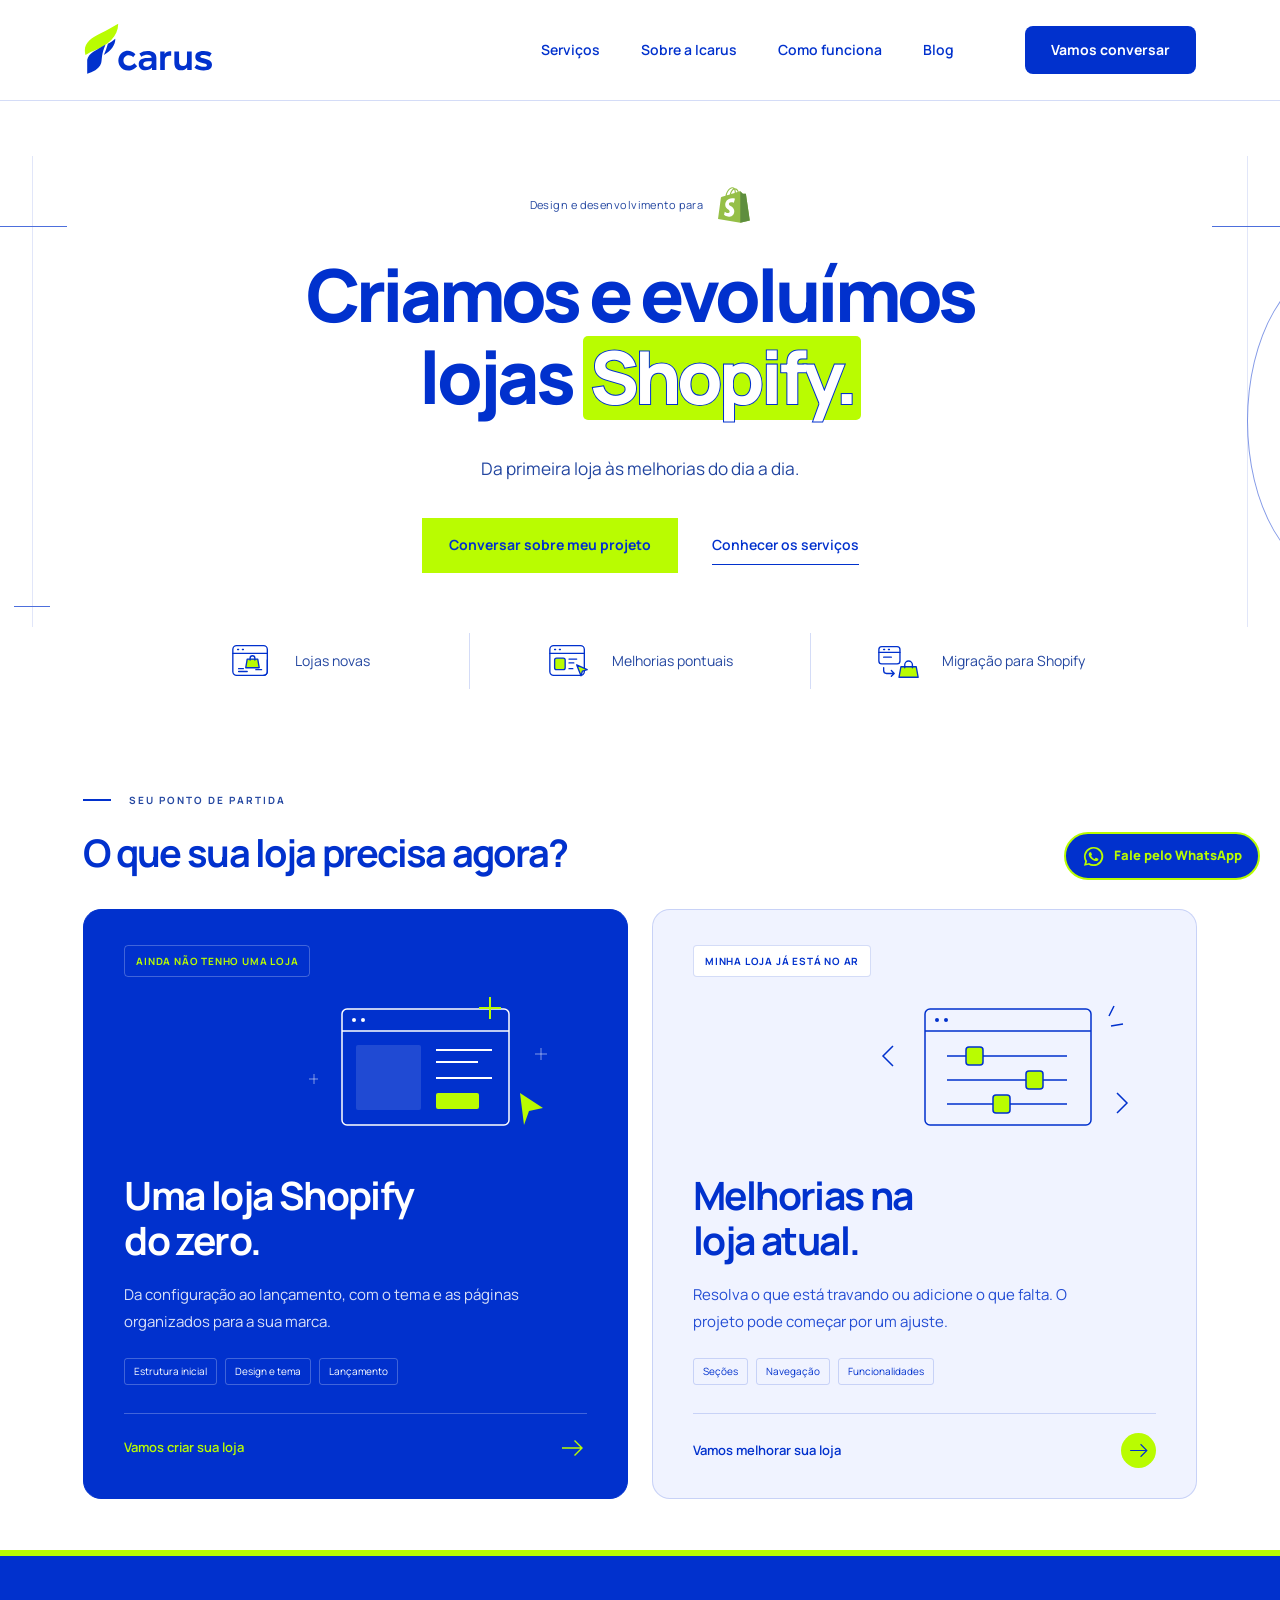
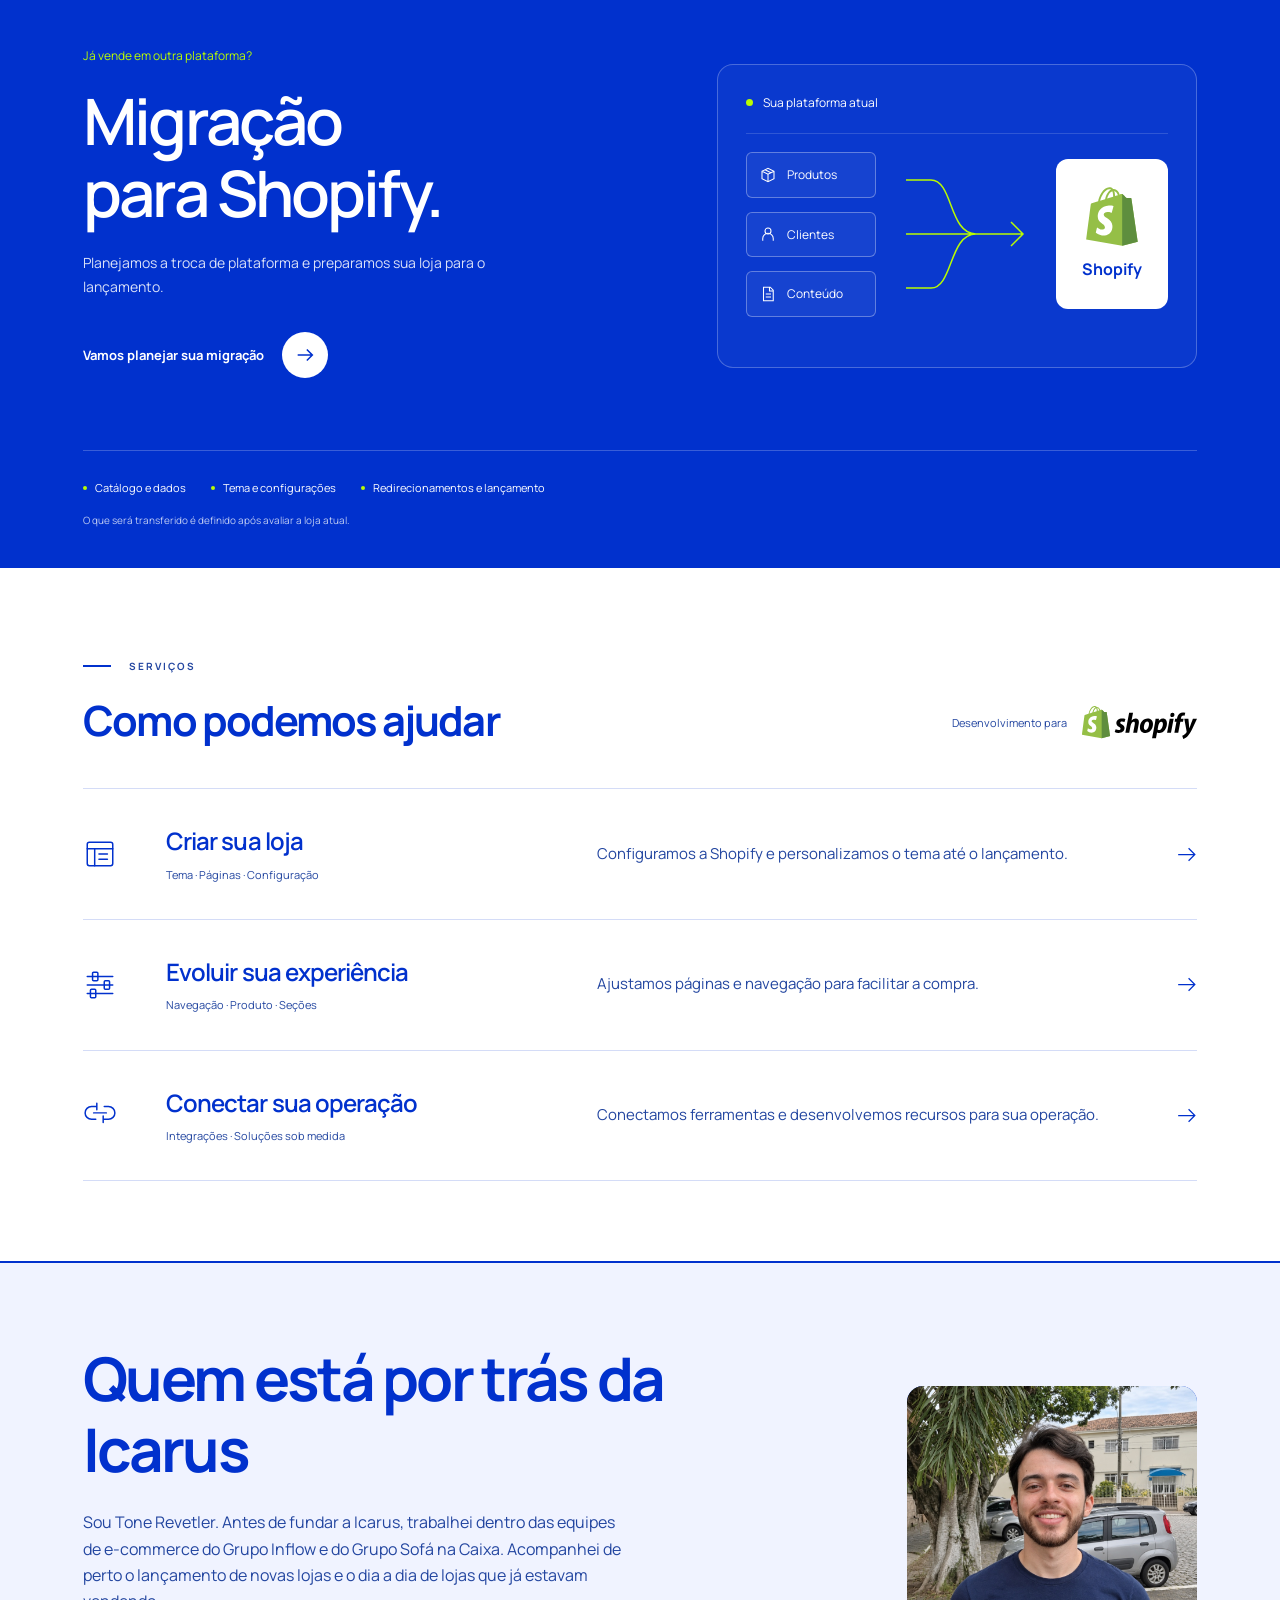
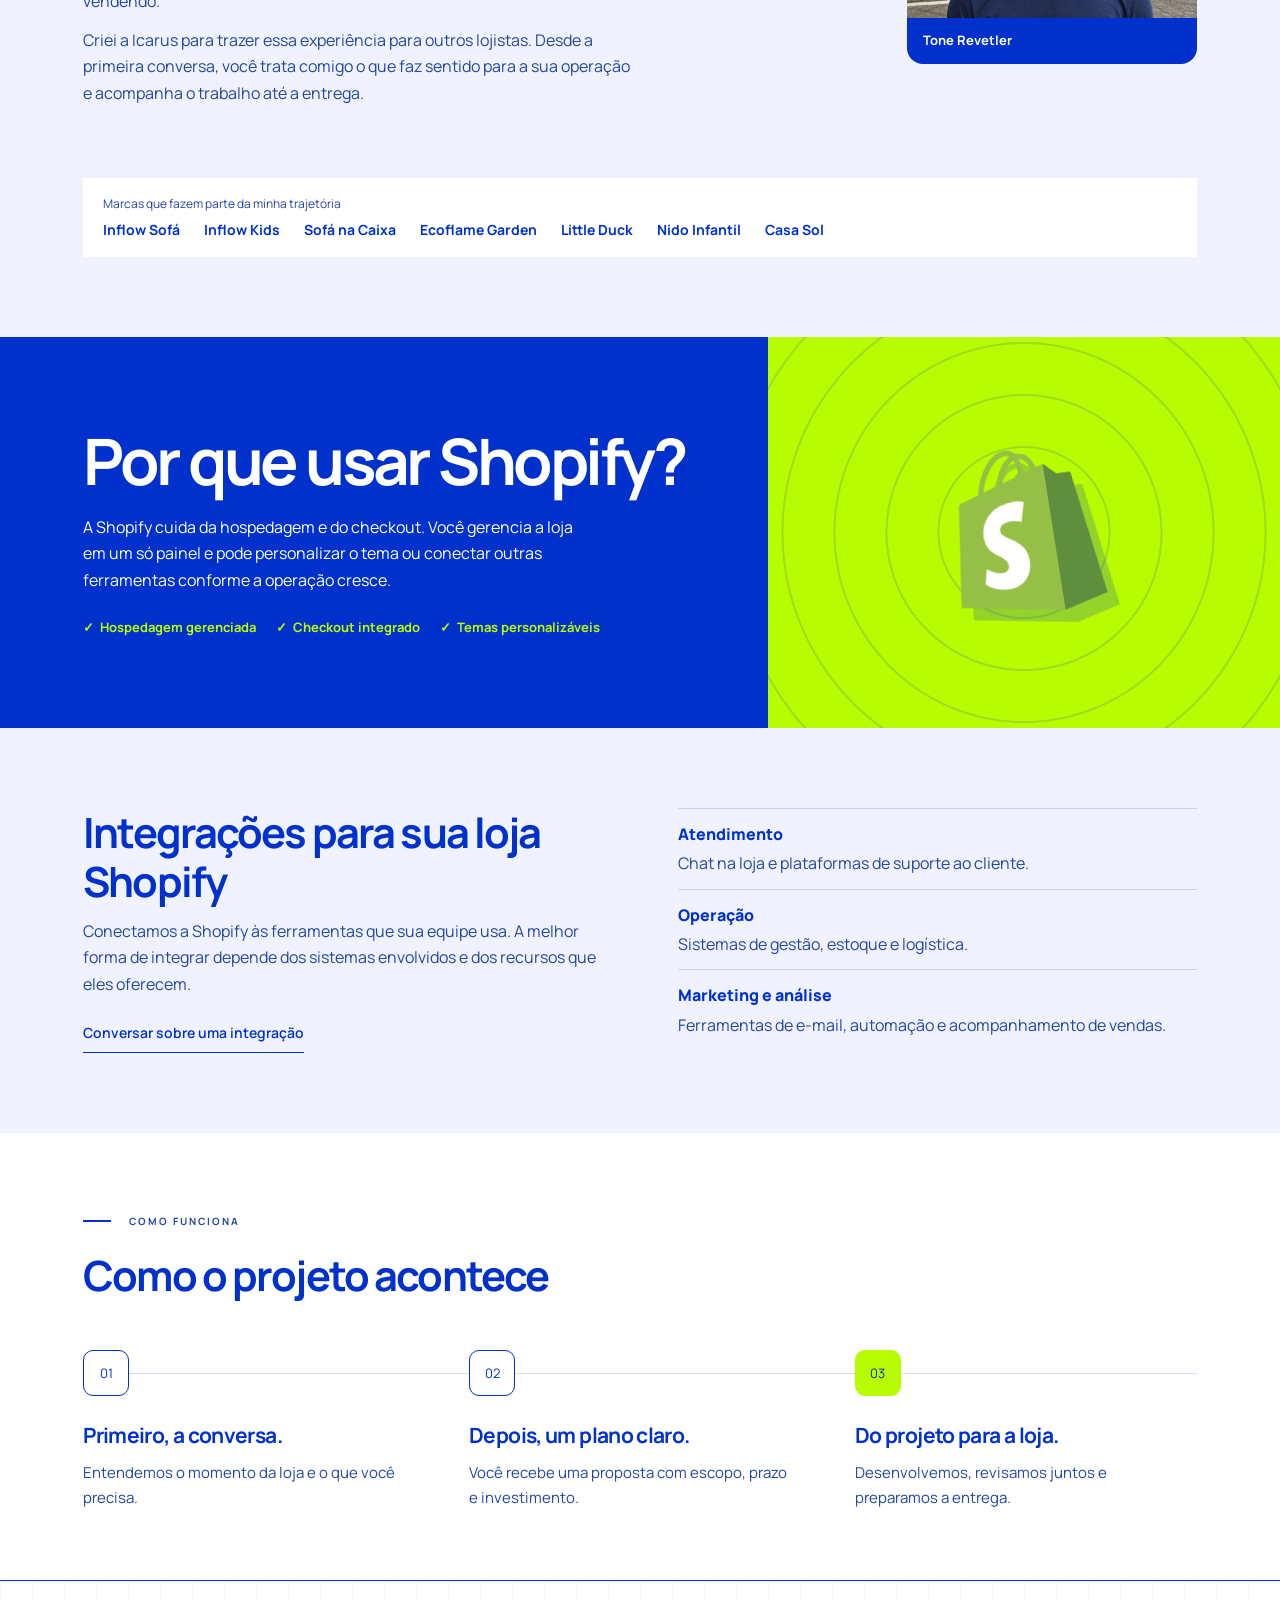
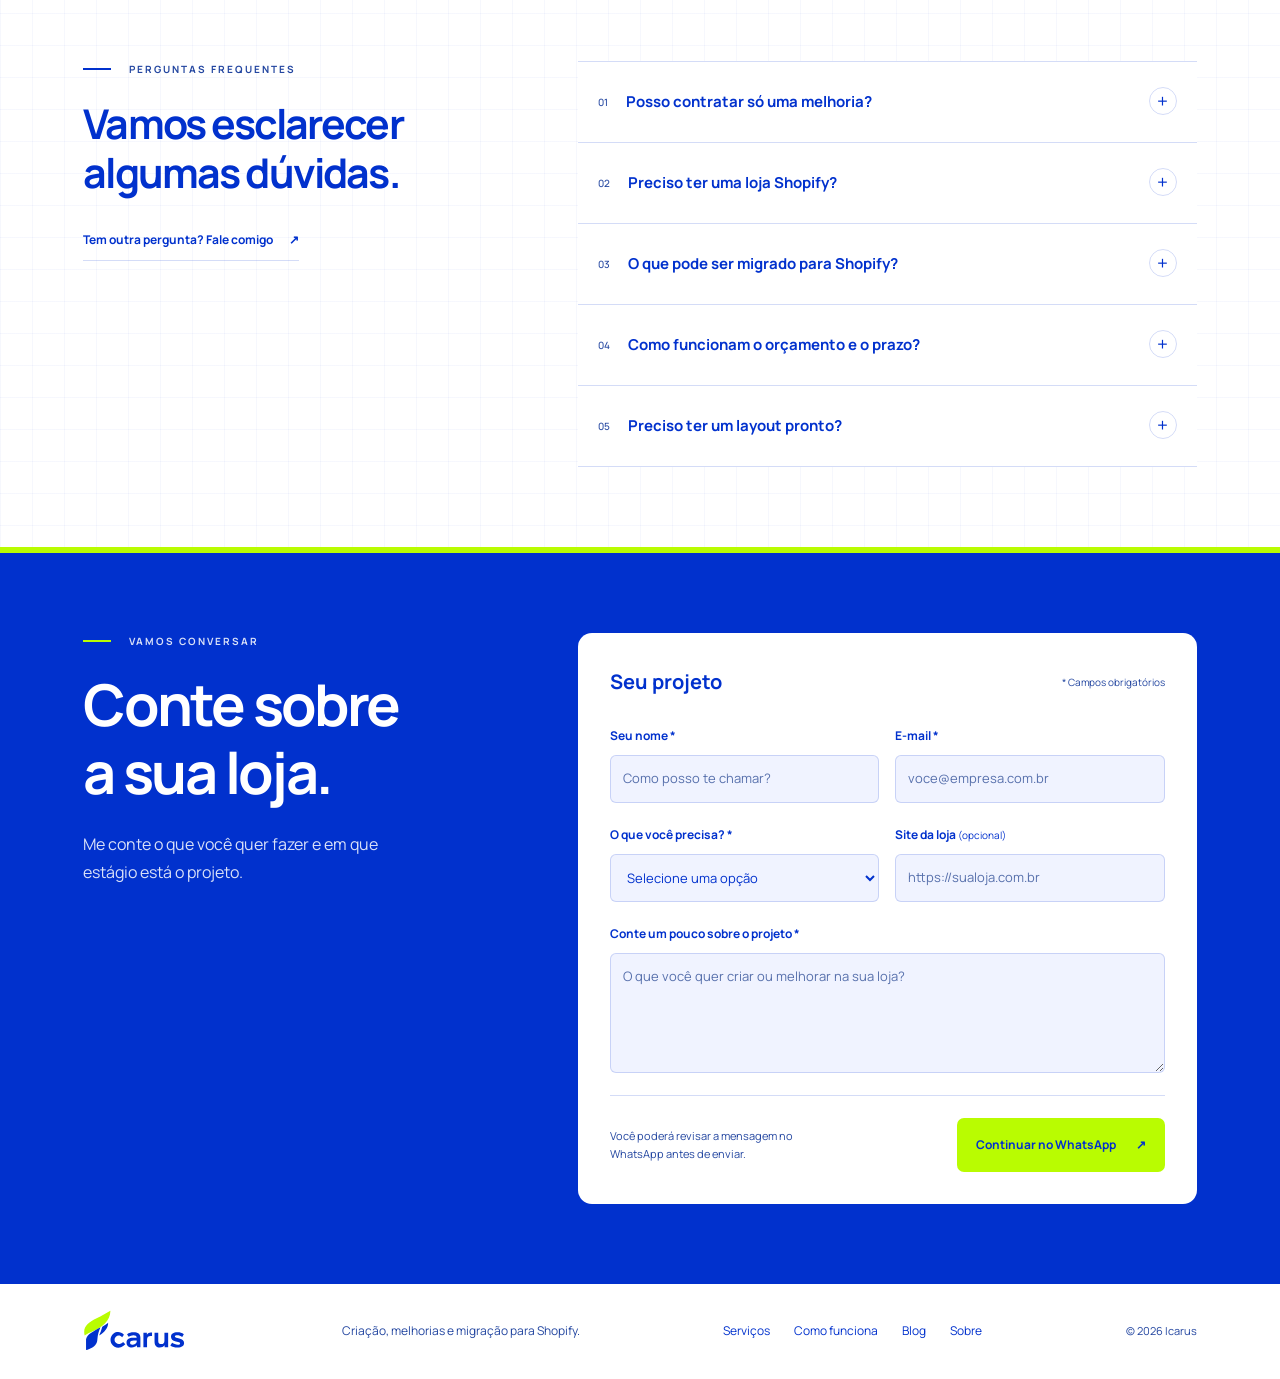
<file: index.html>
<!doctype html>
<html lang="pt-BR">
<head>
  <meta charset="utf-8">
  <meta name="viewport" content="width=device-width,initial-scale=1">
  <meta name="theme-color" content="#0131CD">
  <meta name="description" content="Criação e melhorias em lojas Shopify. Design e desenvolvimento com contato direto e entregas bem definidas.">
  <title>Icarus — Design e desenvolvimento Shopify</title>
  <link rel="icon" href="assets/favicon.svg?v=blue-lime-1" type="image/svg+xml">
  <link rel="preconnect" href="https://fonts.googleapis.com">
  <link rel="preconnect" href="https://fonts.gstatic.com" crossorigin>
  <link href="https://fonts.googleapis.com/css2?family=Manrope:wght@400;500;600;700;800&display=swap" rel="stylesheet">
  <link rel="stylesheet" href="styles.css?v=contact-outline">
  <script src="site.config.js?v=whatsapp-1" defer></script>
  <script src="app.js?v=blog-30" defer></script>
</head>
<body>
  <a class="skip-link" href="#conteudo">Pular para o conteúdo</a>
  <header class="site-header">
    <div class="container header-inner">
      <a class="brand" href="#inicio" aria-label="Icarus, início"><img src="assets/logo.svg?v=blue-lime-1" alt="Icarus" width="160" height="66"></a>
      <button class="menu-toggle" aria-expanded="false" aria-controls="navegacao"><span>Menu</span><span class="menu-icon" aria-hidden="true"></span></button>
      <nav id="navegacao" class="main-nav" aria-label="Navegação principal">
        <a href="#servicos">Serviços</a><a href="#sobre">Sobre a Icarus</a><a href="#processo">Como funciona</a><a href="/blog/">Blog</a>
        <a class="button button-dark header-contact" href="#contato">Vamos conversar</a>
      </nav>
    </div>
  </header>
  <main id="conteudo">
    <section class="hero" id="inicio" aria-labelledby="hero-title">
      <div class="hero-ornament hero-ornament-left" aria-hidden="true"><i></i></div>
      <div class="hero-ornament hero-ornament-right" aria-hidden="true"><i></i><b></b></div>
      <div class="container hero-content">
        <div class="platform-signature"><span>Design e desenvolvimento para</span><img src="assets/shopify-bag.svg" alt="Shopify" width="32" height="36"></div>
        <h1 id="hero-title">Criamos e evoluímos<br>lojas <span class="underline">Shopify.</span></h1>
        <p class="hero-description">Da primeira loja às melhorias do dia a dia.</p>
        <div class="hero-actions"><a class="button button-lime" href="#contato">Conversar sobre meu projeto</a><a class="text-link" href="#servicos">Conhecer os serviços</a></div>
        <ul class="capabilities" aria-label="Especialidades">
          <li>
            <svg viewBox="0 0 48 48" fill="none" aria-hidden="true">
              <rect x="4" y="8" width="36" height="31" rx="4"/>
              <path d="M4 16h36M9 12h1m4 0h1M10 32h5m-5 3h9m9-2h6"/>
              <path class="capability-highlight" d="M19 22h11l1.5 9h-14z"/>
              <path d="M22 23v-2a2.5 2.5 0 0 1 5 0v2"/>
              <path d="M40 23v12a4 4 0 0 1-4 4"/>
            </svg>
            <span>Lojas novas</span>
          </li>
          <li>
            <svg viewBox="0 0 48 48" fill="none" aria-hidden="true">
              <rect x="4" y="8" width="36" height="31" rx="4"/>
              <path d="M4 16h36M9 12h1m4 0h1M24 22h8m-8 4h5m-5 6h4"/>
              <rect class="capability-highlight" x="9" y="21" width="11" height="12" rx="2"/>
              <path class="capability-highlight" d="m32 28 11 5-5 1.5-1.5 5z"/>
            </svg>
            <span>Melhorias pontuais</span>
          </li>
          <li>
            <svg viewBox="0 0 48 48" fill="none" aria-hidden="true">
              <rect x="3" y="9" width="22" height="18" rx="3"/>
              <path d="M3 15h22M8 12h1m4 0h1m-6 8h8"/>
              <path class="capability-highlight" d="M26 30h16l2 11H24z"/>
              <path d="M30 31v-3a4 4 0 0 1 8 0v3M8 31v3a3 3 0 0 0 3 3h8m-3-3 3 3-3 3"/>
            </svg>
            <span>Migração para Shopify</span>
          </li>
        </ul>
      </div>
    </section>
    <section data-scroll-reveal class="project-paths" aria-labelledby="paths-title">
      <div class="container paths-heading"><p class="section-label">Seu ponto de partida</p><h2 class="section-title" id="paths-title">O que sua loja precisa agora?</h2></div>
      <div class="container paths-inner">
        <a href="#contato" data-scroll-reveal class="project-path path-new" data-project="nova-loja"><span class="path-label">Ainda não tenho uma loja</span><div class="path-graphic" aria-hidden="true"><svg viewBox="0 0 300 180" fill="none"><rect x="50" y="32" width="167" height="116" rx="5" stroke="currentColor" stroke-width="1.5"/><path d="M50 54h167" stroke="currentColor" stroke-width="1.5"/><circle cx="62" cy="43" r="2" fill="currentColor"/><circle cx="71" cy="43" r="2" fill="currentColor"/><rect x="64" y="68" width="65" height="65" rx="2" fill="currentColor" opacity=".12"/><path d="M144 73h56m-56 12h42m-42 16h56" stroke="currentColor" stroke-width="2"/><rect x="144" y="116" width="43" height="16" rx="2" fill="#B9FC01"/><path d="M198 42v-22m-11 11h22" stroke="#B9FC01" stroke-width="2"/><path d="m228 116 23 15-14 3-5 14-4-32Z" fill="#B9FC01"/><path d="M26 102h-9m5-5v10m221-30h12m-6-6v12" stroke="currentColor" opacity=".5"/></svg></div><h3>Uma loja Shopify<br>do zero.</h3><p>Da configuração ao lançamento, com o tema e as páginas organizados para a sua marca.</p><ul class="path-deliverables"><li>Estrutura inicial</li><li>Design e tema</li><li>Lançamento</li></ul><span class="path-action">Vamos criar sua loja <svg viewBox="0 0 24 24" aria-hidden="true"><path d="M4 12h16m-6-6 6 6-6 6"/></svg></span></a>
        <a href="#contato" data-scroll-reveal class="project-path path-improve" data-project="melhoria"><span class="path-label">Minha loja já está no ar</span><div class="path-graphic" aria-hidden="true"><svg viewBox="0 0 300 180" fill="none"><rect x="64" y="32" width="166" height="116" rx="5" stroke="currentColor" stroke-width="1.5"/><path d="M64 54h166M86 79h120M86 103h120M86 127h120" stroke="currentColor" stroke-width="1.5"/><circle cx="76" cy="43" r="2" fill="currentColor"/><circle cx="85" cy="43" r="2" fill="currentColor"/><rect x="105" y="70" width="17" height="18" rx="3" fill="#B9FC01" stroke="currentColor" stroke-width="1.5"/><rect x="165" y="94" width="17" height="18" rx="3" fill="#B9FC01" stroke="currentColor" stroke-width="1.5"/><rect x="132" y="118" width="17" height="18" rx="3" fill="#B9FC01" stroke="currentColor" stroke-width="1.5"/><path d="m32 69-10 10 10 10m224 27 10 10-10 10" stroke="currentColor" stroke-width="1.5"/><path d="m248 39 5-10m-3 20 12-2" stroke="currentColor" stroke-width="1.5"/></svg></div><h3>Melhorias na<br>loja atual.</h3><p>Resolva o que está travando ou adicione o que falta. O projeto pode começar por um ajuste.</p><ul class="path-deliverables"><li>Seções</li><li>Navegação</li><li>Funcionalidades</li></ul><span class="path-action">Vamos melhorar sua loja <svg viewBox="0 0 24 24" aria-hidden="true"><path d="M4 12h16m-6-6 6 6-6 6"/></svg></span></a>
      </div>
    </section>
    <section class="migration" id="migracao" aria-labelledby="migration-title">
      <div class="container">
        <div class="migration-panel">
          <div data-scroll-reveal class="migration-copy">
            <p class="migration-eyebrow">Já vende em outra plataforma?</p>
            <h2 id="migration-title">Migração<br>para Shopify.</h2>
            <p>Planejamos a troca de plataforma e preparamos sua loja para o lançamento.</p>
            <a href="#contato" data-project="migracao" class="migration-link">Vamos planejar sua migração <svg viewBox="0 0 24 24" fill="none" aria-hidden="true"><path d="M4 12h16m-6-6 6 6-6 6"/></svg></a>
          </div>
          <div data-scroll-reveal class="migration-visual" aria-label="Produtos, clientes e conteúdo da sua plataforma atual para Shopify">
            <span class="migration-source">Sua plataforma atual</span>
            <div class="migration-transfer"><div class="migration-data"><span><svg viewBox="0 0 24 24" fill="none" aria-hidden="true"><path d="m4 7 8-4 8 4v10l-8 4-8-4V7Zm0 0 8 4 8-4M12 11v10M8 5l8 4"/></svg>Produtos</span><span><svg viewBox="0 0 24 24" fill="none" aria-hidden="true"><circle cx="12" cy="8" r="4"/><path d="M5 21v-3a7 7 0 0 1 14 0v3"/></svg>Clientes</span><span><svg viewBox="0 0 24 24" fill="none" aria-hidden="true"><path d="M6 3h9l4 4v14H6V3Zm8 0v5h5M9 12h7m-7 4h7"/></svg>Conteúdo</span></div><svg class="migration-flow" viewBox="0 0 120 150" fill="none" aria-hidden="true"><path d="M0 21h25c22 0 18 54 45 54h47M0 75h117M0 129h25c22 0 18-54 45-54M105 63l12 12-12 12"/></svg><div class="migration-shopify"><img data-scroll-reveal src="assets/shopify-bag.svg" alt="" width="62" height="70" loading="lazy"><span>Shopify</span></div></div>
          </div>
          <div data-scroll-reveal class="migration-bottom"><span>Catálogo e dados</span><span>Tema e configurações</span><span>Redirecionamentos e lançamento</span><p>O que será transferido é definido após avaliar a loja atual.</p></div>
        </div>
      </div>
    </section>
    <section class="section services" id="servicos" aria-labelledby="services-title">
      <div class="container">
        <div data-scroll-reveal class="services-heading"><div><p class="section-label">Serviços</p><h2 class="section-title" id="services-title">Como podemos ajudar</h2></div><div class="services-platform"><span>Desenvolvimento para</span><img src="assets/shopify-logo.svg" alt="Shopify" width="120" height="35" loading="lazy"></div></div>
        <div class="service-list">
          <article data-scroll-reveal class="service-row"><span class="service-symbol" aria-hidden="true"><svg viewBox="0 0 32 32" fill="none"><rect x="4" y="5" width="24" height="22" rx="2"/><path d="M4 11h24M11 11v16M15 16h8m-8 5h8"/></svg></span><div class="service-name"><h3>Criar sua loja</h3><span>Tema · Páginas · Configuração</span></div><p>Configuramos a Shopify e personalizamos o tema até o lançamento.</p><a href="#contato" data-project="nova-loja" class="service-action" aria-label="Conversar sobre criação de loja"><svg viewBox="0 0 24 24" aria-hidden="true"><path d="M4 12h16m-6-6 6 6-6 6"/></svg></a></article>
          <article data-scroll-reveal class="service-row"><span class="service-symbol" aria-hidden="true"><svg viewBox="0 0 32 32" fill="none"><path d="M4 8h24M4 16h24M4 24h24"/><rect x="9" y="4" width="5" height="8" rx="1"/><rect x="20" y="12" width="5" height="8" rx="1"/><rect x="7" y="20" width="5" height="8" rx="1"/></svg></span><div class="service-name"><h3>Evoluir sua experiência</h3><span>Navegação · Produto · Seções</span></div><p>Ajustamos páginas e navegação para facilitar a compra.</p><a href="#contato" data-project="melhoria" class="service-action" aria-label="Conversar sobre melhorias na loja"><svg viewBox="0 0 24 24" aria-hidden="true"><path d="M4 12h16m-6-6 6 6-6 6"/></svg></a></article>
          <article data-scroll-reveal class="service-row"><span class="service-symbol" aria-hidden="true"><svg viewBox="0 0 32 32" fill="none"><path d="M12 8H8a6 6 0 0 0 0 12h4m8-12h4a6 6 0 0 1 0 12h-4M10 14h12M13 5v6m6 6v6"/></svg></span><div class="service-name"><h3>Conectar sua operação</h3><span>Integrações · Soluções sob medida</span></div><p>Conectamos ferramentas e desenvolvemos recursos para sua operação.</p><a href="#contato" data-project="integracao" class="service-action" aria-label="Conversar sobre integrações"><svg viewBox="0 0 24 24" aria-hidden="true"><path d="M4 12h16m-6-6 6 6-6 6"/></svg></a></article>
        </div>
      </div>
    </section>
    <section class="section studio" id="sobre" aria-labelledby="about-title">
      <div class="container">
        <div class="studio-intro">
          <div data-scroll-reveal class="studio-copy">
            <h2 class="section-title" id="about-title">Quem está por trás da Icarus</h2>
            <p>Sou Tone Revetler. Antes de fundar a Icarus, trabalhei dentro das equipes de e-commerce do Grupo Inflow e do Grupo Sofá na Caixa. Acompanhei de perto o lançamento de novas lojas e o dia a dia de lojas que já estavam vendendo.</p>
            <p>Criei a Icarus para trazer essa experiência para outros lojistas. Desde a primeira conversa, você trata comigo o que faz sentido para a sua operação e acompanha o trabalho até a entrega.</p>
          </div>
          <figure data-scroll-reveal class="studio-portrait">
            <img class="studio-photo" src="assets/tone-revetler.jpg" alt="Retrato de Tone Revetler" width="1000" height="803" loading="lazy">
            <figcaption><strong>Tone Revetler</strong></figcaption>
          </figure>
        </div>
        <div data-scroll-reveal class="studio-experience" id="projetos">
          <dl class="studio-brands">
            <dt>Marcas que fazem parte da minha trajetória</dt>
            <dd><span>Inflow Sofá</span><span>Inflow Kids</span><span>Sofá na Caixa</span><span>Ecoflame Garden</span><span>Little Duck</span><span>Nido Infantil</span><span>Casa Sol</span></dd>
          </dl>
        </div>
      </div>
    </section>
    <section class="platform-panel" id="shopify" aria-labelledby="platform-title">
      <div data-scroll-reveal class="platform-copy">
        <h2 id="platform-title">Por que usar Shopify?</h2>
        <p>A Shopify cuida da hospedagem e do checkout. Você gerencia a loja em um só painel e pode personalizar o tema ou conectar outras ferramentas conforme a operação cresce.</p>
        <ul class="platform-features">
          <li>Hospedagem gerenciada</li>
          <li>Checkout integrado</li>
          <li>Temas personalizáveis</li>
        </ul>
      </div>
      <div class="platform-art" aria-hidden="true">
        <img data-scroll-reveal src="assets/shopify-bag.svg" alt="" width="148" height="168" loading="lazy">
      </div>
    </section>
    <section class="section integration-section" id="integracoes" aria-labelledby="integration-title">
      <div class="container integration-layout">
        <div data-scroll-reveal>
          <h2 class="section-title" id="integration-title">Integrações para sua loja Shopify</h2>
          <p>Conectamos a Shopify às ferramentas que sua equipe usa. A melhor forma de integrar depende dos sistemas envolvidos e dos recursos que eles oferecem.</p>
          <a href="#contato" data-project="integracao" class="text-link">Conversar sobre uma integração</a>
        </div>
        <dl data-scroll-reveal class="integration-list">
          <div><dt>Atendimento</dt><dd>Chat na loja e plataformas de suporte ao cliente.</dd></div>
          <div><dt>Operação</dt><dd>Sistemas de gestão, estoque e logística.</dd></div>
          <div><dt>Marketing e análise</dt><dd>Ferramentas de e-mail, automação e acompanhamento de vendas.</dd></div>
        </dl>
      </div>
    </section>
    <section class="section process" id="processo" aria-labelledby="process-title">
      <div data-scroll-reveal class="container"><p class="section-label">Como funciona</p><h2 class="section-title" id="process-title">Como o projeto acontece</h2><ol class="process-steps"><li><h3>Primeiro, a conversa.</h3><p>Entendemos o momento da loja e o que você precisa.</p></li><li><h3>Depois, um plano claro.</h3><p>Você recebe uma proposta com escopo, prazo e investimento.</p></li><li><h3>Do projeto para a loja.</h3><p>Desenvolvemos, revisamos juntos e preparamos a entrega.</p></li></ol></div>
    </section>
    <section class="faq-section" aria-labelledby="faq-title">
      <div class="container faq-grid">
        <div data-scroll-reveal class="faq-intro"><p class="section-label">Perguntas frequentes</p><h2 class="section-title" id="faq-title">Vamos esclarecer<br>algumas dúvidas.</h2><a href="#contato" class="faq-contact">Tem outra pergunta? Fale comigo <span aria-hidden="true">↗</span></a></div>
        <div data-scroll-reveal class="faq-list">
          <details name="icarus-faq"><summary><span class="faq-number" aria-hidden="true">01</span>Posso contratar só uma melhoria?</summary><div class="faq-answer"><p>Sim. Podemos começar por uma seção, uma página de produto ou uma funcionalidade específica. O escopo é definido a partir do que sua loja precisa.</p></div></details>
          <details name="icarus-faq"><summary><span class="faq-number" aria-hidden="true">02</span>Preciso ter uma loja Shopify?</summary><div class="faq-answer"><p>Não. Criamos lojas do zero e também fazemos migrações de outras plataformas para Shopify.</p></div></details>
          <details name="icarus-faq"><summary><span class="faq-number" aria-hidden="true">03</span>O que pode ser migrado para Shopify?</summary><div class="faq-answer"><p>Avaliamos o catálogo, os clientes, os pedidos e os conteúdos da loja atual. O que pode ser transferido depende da plataforma de origem e dos dados disponíveis, e fica definido na proposta.</p></div></details>
          <details name="icarus-faq"><summary><span class="faq-number" aria-hidden="true">04</span>Como funcionam o orçamento e o prazo?</summary><div class="faq-answer"><p>Primeiro, conversamos sobre a loja e as entregas. Depois, você recebe uma proposta com escopo, prazo e investimento para avaliar antes de começarmos.</p></div></details>
          <details name="icarus-faq"><summary><span class="faq-number" aria-hidden="true">05</span>Preciso ter um layout pronto?</summary><div class="faq-answer"><p>Não. Podemos cuidar do design e do desenvolvimento ou trabalhar a partir de um layout que você já tenha. Alinhamos esse ponto na primeira conversa.</p></div></details>
        </div>
      </div>
    </section>
    <section class="contact section" id="contato" aria-labelledby="contact-title">
      <div class="container contact-grid">
        <div data-scroll-reveal class="contact-intro"><p class="section-label">Vamos conversar</p><h2 class="section-title" id="contact-title">Conte sobre<br>a sua loja.</h2><p>Me conte o que você quer fazer e em que estágio está o projeto.</p></div>
        <form data-scroll-reveal class="project-form" id="project-form">
          <div class="form-heading"><span>Seu projeto</span><span class="form-required">* Campos obrigatórios</span></div>
          <div class="form-row"><div class="form-field"><label for="contact-name">Seu nome *</label><input id="contact-name" name="name" autocomplete="name" required maxlength="100" placeholder="Como posso te chamar?"></div><div class="form-field"><label for="contact-email">E-mail *</label><input id="contact-email" name="email" type="email" autocomplete="email" required maxlength="200" placeholder="voce@empresa.com.br"></div></div>
          <div class="form-row"><div class="form-field"><label for="contact-project">O que você precisa? *</label><select id="contact-project" name="project" required><option value="">Selecione uma opção</option><option value="nova-loja">Criar uma loja Shopify</option><option value="melhoria">Melhorar minha loja</option><option value="migracao">Migrar para Shopify</option><option value="integracao">Integração ou funcionalidade</option><option value="outro">Quero conversar sobre outra ideia</option></select></div><div class="form-field"><label for="contact-store">Site da loja <span>(opcional)</span></label><input id="contact-store" name="store" type="url" autocomplete="url" placeholder="https://sualoja.com.br"></div></div>
          <div class="form-field"><label for="contact-message">Conte um pouco sobre o projeto *</label><textarea id="contact-message" name="message" rows="4" required maxlength="4000" placeholder="O que você quer criar ou melhorar na sua loja?"></textarea></div>
          <div class="form-submit"><p id="form-channel-note">O envio estará disponível em breve.</p><button class="button button-lime" id="project-submit" type="submit" disabled>Enviar projeto <span aria-hidden="true">↗</span></button></div>
          <p id="form-status" role="status" hidden></p>
        </form>
      </div>
    </section>
  </main>
  <footer class="site-footer"><div class="container footer-inner"><a class="brand" href="#inicio" aria-label="Icarus, voltar ao início"><img src="assets/logo.svg?v=blue-lime-1" alt="Icarus" width="140" height="58" loading="lazy"></a><p>Criação, melhorias e migração para Shopify.</p><nav aria-label="Navegação do rodapé"><a href="#servicos">Serviços</a><a href="#processo">Como funciona</a><a href="/blog/">Blog</a><a href="#sobre">Sobre</a></nav><small>© <span id="year">2026</span> Icarus</small></div></footer>
  <p class="floating-contact-note" id="floating-contact-note" role="status" hidden>O WhatsApp da Icarus estará disponível em breve.</p>
  <button type="button" class="floating-contact" id="floating-contact" aria-label="Falar com a Icarus pelo WhatsApp">
    <svg viewBox="0 0 24 24" width="23" height="23" fill="currentColor" aria-hidden="true">
      <path d="M12 2a10 10 0 0 0-8.65 15l-1.3 4.75 4.87-1.27A10 10 0 1 0 12 2Zm0 18.2a8.2 8.2 0 0 1-4.18-1.14l-.3-.18-2.93.77.78-2.85-.2-.3A8.2 8.2 0 1 1 12 20.2Zm4.56-6.08c-.25-.13-1.48-.73-1.7-.82-.24-.08-.4-.12-.57.13-.16.25-.64.82-.79.99-.14.16-.29.18-.54.06a6.73 6.73 0 0 1-1.99-1.23 7.45 7.45 0 0 1-1.37-1.72c-.14-.25 0-.38.11-.5l.38-.44c.13-.15.17-.25.25-.42.08-.16.04-.31-.02-.44-.06-.12-.56-1.35-.77-1.84-.2-.48-.4-.42-.56-.43h-.48c-.16 0-.43.06-.66.31-.23.25-.87.85-.87 2.07 0 1.23.89 2.4 1.02 2.57.12.17 1.75 2.67 4.24 3.74.59.25 1.05.4 1.41.52.6.19 1.14.16 1.57.1.48-.07 1.48-.61 1.69-1.19.2-.58.2-1.07.14-1.18-.06-.1-.23-.16-.48-.28Z"/>
    </svg>
    <span>Fale pelo WhatsApp</span>
  </button>
</body>
</html>
</file>
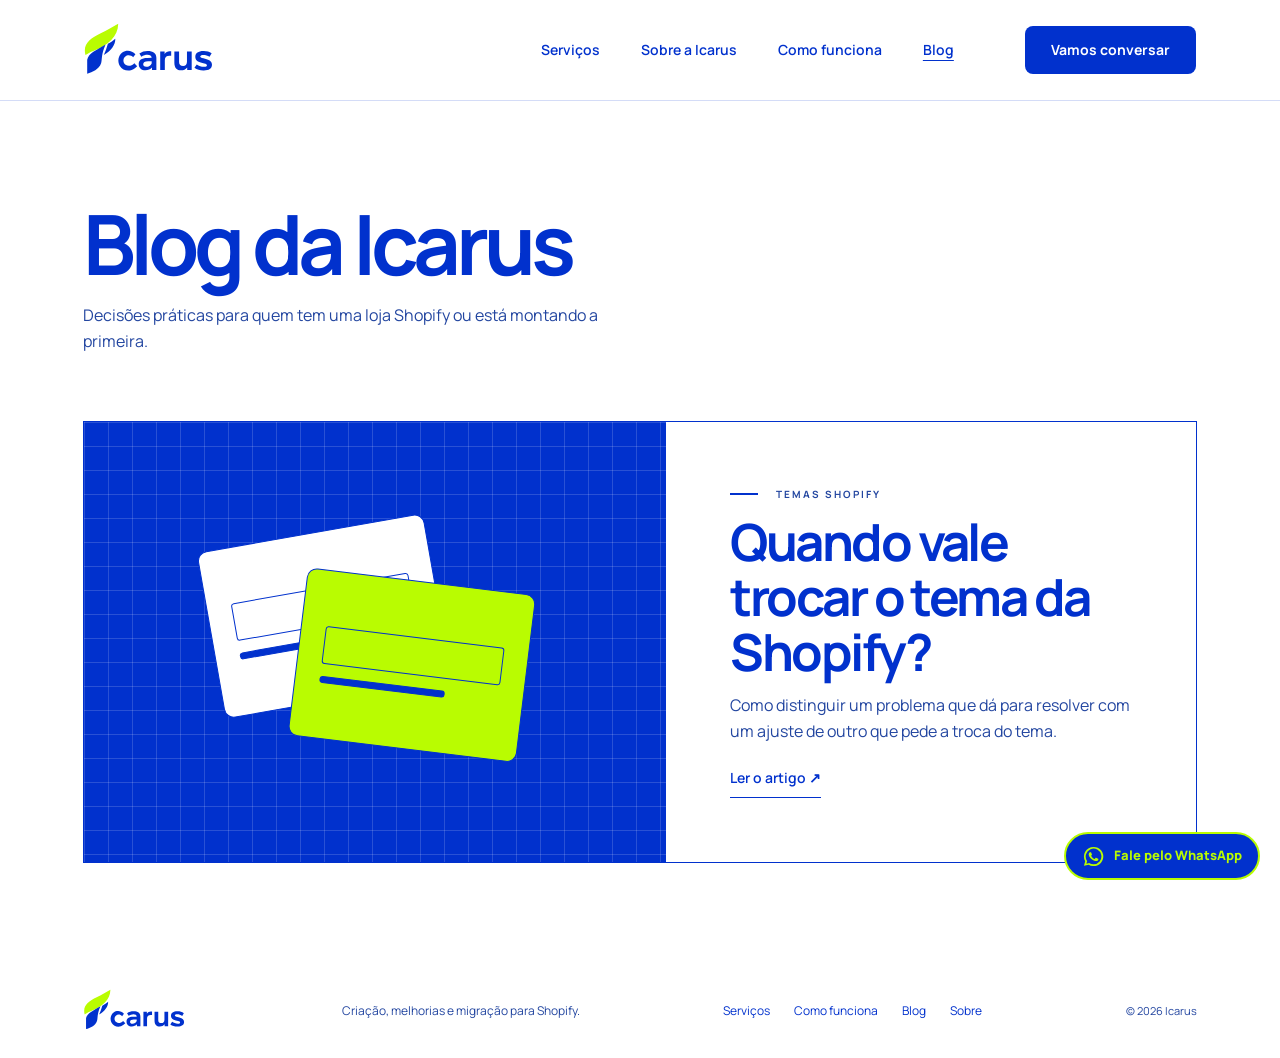
<file: blog/index.html>
<!doctype html>
<html lang="pt-BR">
<head>
  <meta charset="utf-8">
  <meta name="viewport" content="width=device-width,initial-scale=1">
  <meta name="theme-color" content="#0131CD">
  <meta name="description" content="Artigos da Icarus sobre criação, migração e melhorias em lojas Shopify.">
  <title>Blog Shopify | Icarus</title>
  <link rel="icon" href="/assets/favicon.svg?v=blue-lime-1" type="image/svg+xml">
  <link rel="preconnect" href="https://fonts.googleapis.com">
  <link rel="preconnect" href="https://fonts.gstatic.com" crossorigin>
  <link href="https://fonts.googleapis.com/css2?family=Manrope:wght@400;500;600;700;800&display=swap" rel="stylesheet">
  <link rel="stylesheet" href="/styles.css?v=contact-outline">
  <script src="/site.config.js?v=whatsapp-1" defer></script>
  <script src="/app.js?v=blog-30" defer></script>
</head>
<body>
  <a class="skip-link" href="#conteudo">Pular para o conteúdo</a>
  <header class="site-header">
    <div class="container header-inner">
      <a class="brand" href="/#inicio" aria-label="Icarus, início"><img src="/assets/logo.svg?v=blue-lime-1" alt="Icarus" width="160" height="66"></a>
      <button class="menu-toggle" aria-expanded="false" aria-controls="navegacao"><span>Menu</span><span class="menu-icon" aria-hidden="true"></span></button>
      <nav id="navegacao" class="main-nav" aria-label="Navegação principal">
        <a href="/#servicos">Serviços</a><a href="/#sobre">Sobre a Icarus</a><a href="/#processo">Como funciona</a><a class="blog-nav-current" aria-current="page" href="/blog/">Blog</a>
        <a class="button button-dark header-contact" href="/#contato">Vamos conversar</a>
      </nav>
    </div>
  </header>
  <main id="conteudo" class="blog-index">
    <div class="container">
      <h1>Blog da Icarus</h1>
      <p class="blog-intro">Decisões práticas para quem tem uma loja Shopify ou está montando a primeira.</p>
      <article class="blog-feature">
        <div class="blog-art" aria-hidden="true">
          <div class="blog-window blog-window-back"><i></i><b></b></div>
          <div class="blog-window blog-window-front"><i></i><b></b></div>
        </div>
        <div class="blog-feature-copy">
          <p class="section-label">Temas Shopify</p>
          <h2><a href="/blog/ajustar-ou-trocar-tema-shopify/">Quando vale trocar o tema da Shopify?</a></h2>
          <p>Como distinguir um problema que dá para resolver com um ajuste de outro que pede a troca do tema.</p>
          <a class="text-link" href="/blog/ajustar-ou-trocar-tema-shopify/">Ler o artigo <span aria-hidden="true">↗</span></a>
        </div>
      </article>
    </div>
  </main>
  <footer class="site-footer"><div class="container footer-inner"><a class="brand" href="/#inicio" aria-label="Icarus, voltar ao início"><img src="/assets/logo.svg?v=blue-lime-1" alt="Icarus" width="140" height="58" loading="lazy"></a><p>Criação, melhorias e migração para Shopify.</p><nav aria-label="Navegação do rodapé"><a href="/#servicos">Serviços</a><a href="/#processo">Como funciona</a><a href="/blog/">Blog</a><a href="/#sobre">Sobre</a></nav><small>© <span id="year">2026</span> Icarus</small></div></footer>
  <p class="floating-contact-note" id="floating-contact-note" role="status" hidden>O WhatsApp da Icarus estará disponível em breve.</p>
  <button type="button" class="floating-contact" id="floating-contact" aria-label="Falar com a Icarus pelo WhatsApp">
    <svg viewBox="0 0 24 24" width="23" height="23" fill="currentColor" aria-hidden="true">
      <path d="M12 2a10 10 0 0 0-8.65 15l-1.3 4.75 4.87-1.27A10 10 0 1 0 12 2Zm0 18.2a8.2 8.2 0 0 1-4.18-1.14l-.3-.18-2.93.77.78-2.85-.2-.3A8.2 8.2 0 1 1 12 20.2Zm4.56-6.08c-.25-.13-1.48-.73-1.7-.82-.24-.08-.4-.12-.57.13-.16.25-.64.82-.79.99-.14.16-.29.18-.54.06a6.73 6.73 0 0 1-1.99-1.23 7.45 7.45 0 0 1-1.37-1.72c-.14-.25 0-.38.11-.5l.38-.44c.13-.15.17-.25.25-.42.08-.16.04-.31-.02-.44-.06-.12-.56-1.35-.77-1.84-.2-.48-.4-.42-.56-.43h-.48c-.16 0-.43.06-.66.31-.23.25-.87.85-.87 2.07 0 1.23.89 2.4 1.02 2.57.12.17 1.75 2.67 4.24 3.74.59.25 1.05.4 1.41.52.6.19 1.14.16 1.57.1.48-.07 1.48-.61 1.69-1.19.2-.58.2-1.07.14-1.18-.06-.1-.23-.16-.48-.28Z"/>
    </svg>
    <span>Fale pelo WhatsApp</span>
  </button>
</body>
</html>
</file>
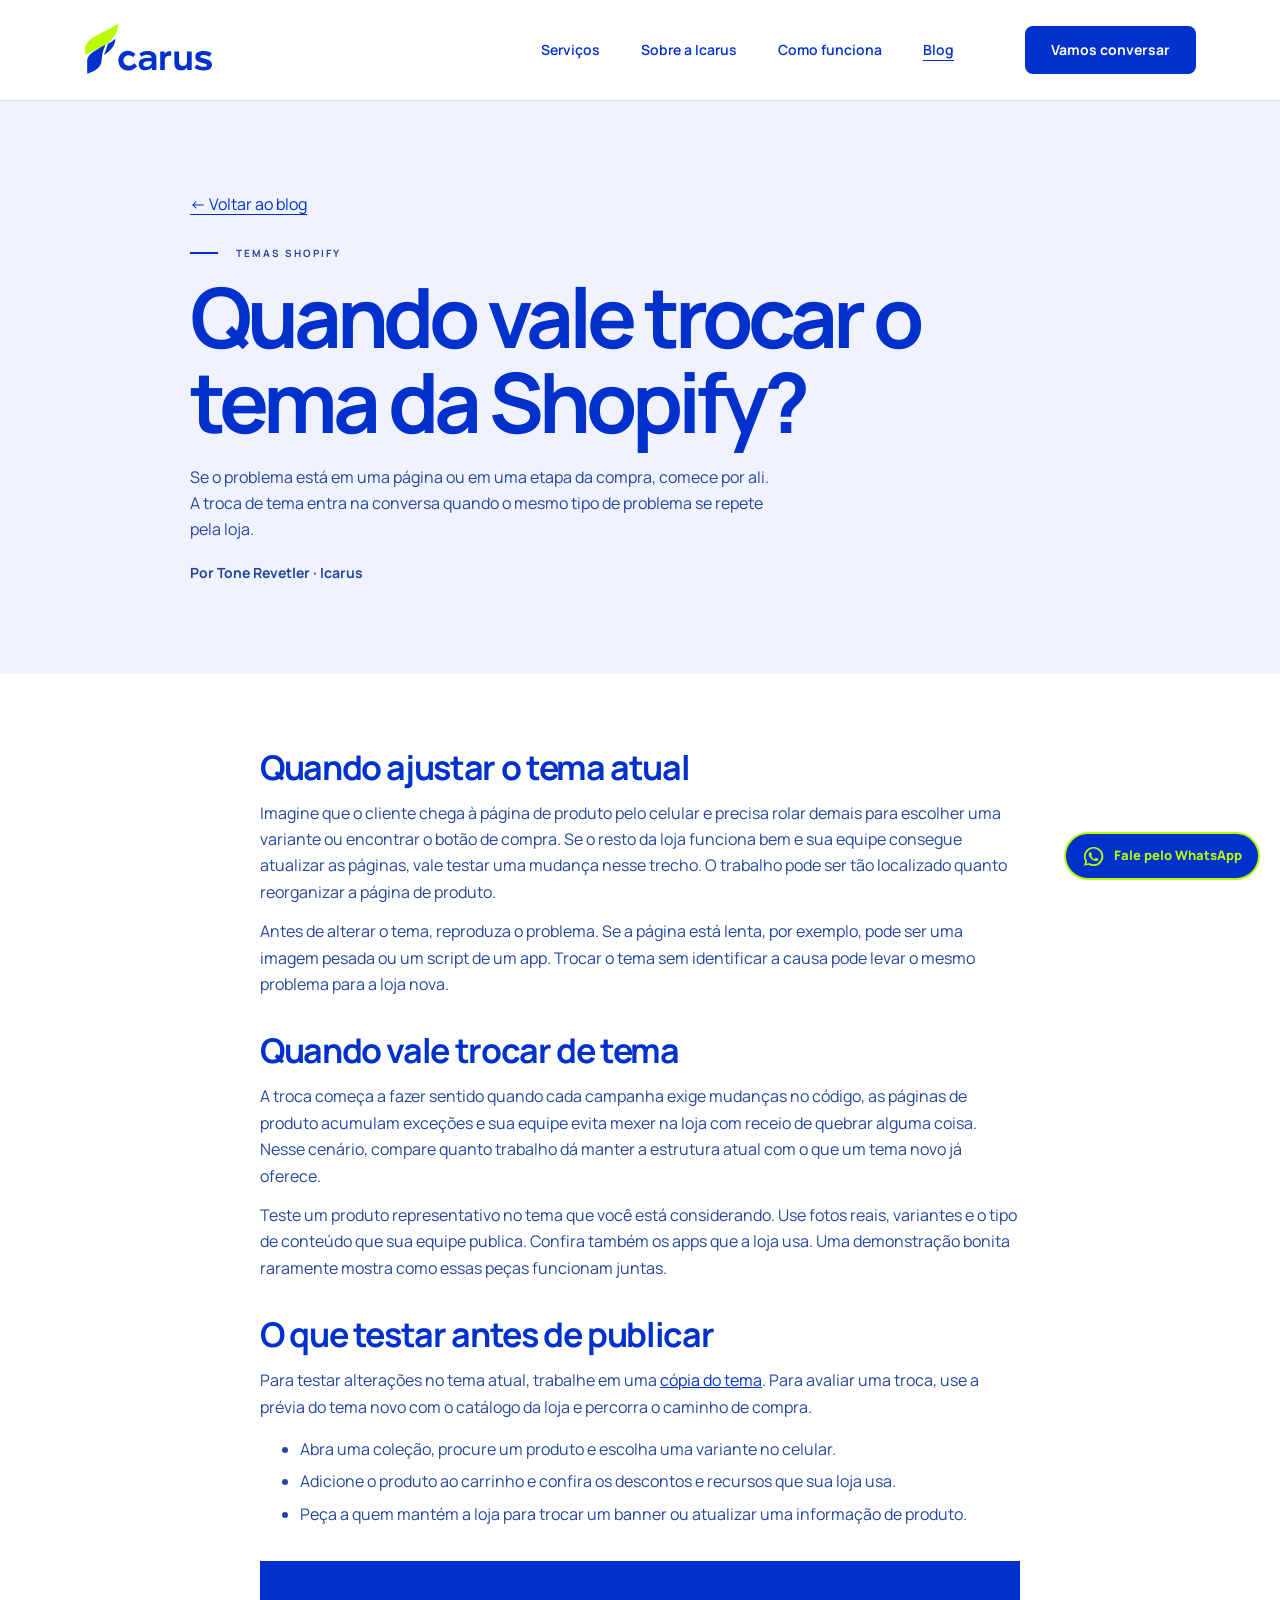
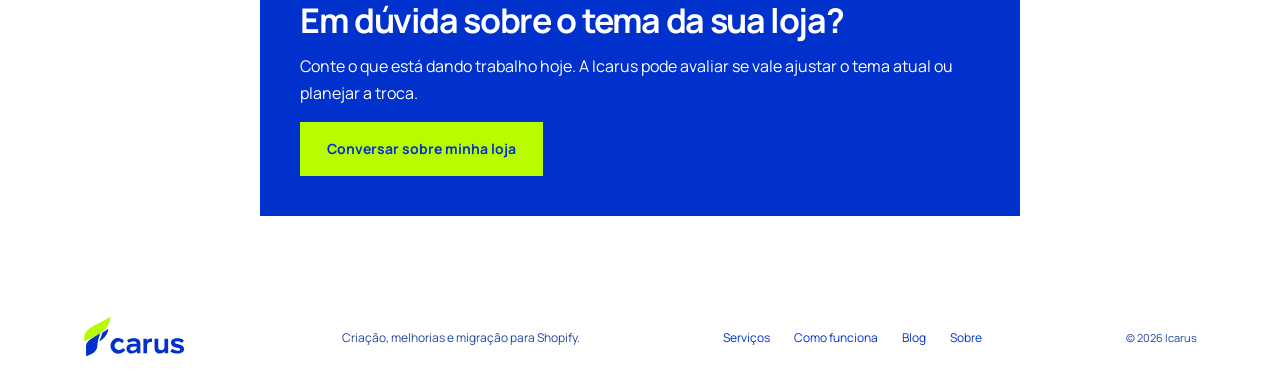
<file: blog/ajustar-ou-trocar-tema-shopify/index.html>
<!doctype html>
<html lang="pt-BR">
<head>
  <meta charset="utf-8">
  <meta name="viewport" content="width=device-width,initial-scale=1">
  <meta name="theme-color" content="#0131CD">
  <meta name="description" content="Saiba quando ajustar o tema atual da Shopify e quando vale trocar, com exemplos e um checklist para testar a mudança.">
  <title>Quando vale trocar o tema da Shopify? | Icarus</title>
  <link rel="icon" href="/assets/favicon.svg?v=blue-lime-1" type="image/svg+xml">
  <link rel="preconnect" href="https://fonts.googleapis.com">
  <link rel="preconnect" href="https://fonts.gstatic.com" crossorigin>
  <link href="https://fonts.googleapis.com/css2?family=Manrope:wght@400;500;600;700;800&display=swap" rel="stylesheet">
  <link rel="stylesheet" href="/styles.css?v=contact-outline">
  <script src="/site.config.js?v=whatsapp-1" defer></script>
  <script src="/app.js?v=blog-30" defer></script>
</head>
<body>
  <a class="skip-link" href="#conteudo">Pular para o conteúdo</a>
  <header class="site-header">
    <div class="container header-inner">
      <a class="brand" href="/#inicio" aria-label="Icarus, início"><img src="/assets/logo.svg?v=blue-lime-1" alt="Icarus" width="160" height="66"></a>
      <button class="menu-toggle" aria-expanded="false" aria-controls="navegacao"><span>Menu</span><span class="menu-icon" aria-hidden="true"></span></button>
      <nav id="navegacao" class="main-nav" aria-label="Navegação principal">
        <a href="/#servicos">Serviços</a><a href="/#sobre">Sobre a Icarus</a><a href="/#processo">Como funciona</a><a class="blog-nav-current" href="/blog/">Blog</a>
        <a class="button button-dark header-contact" href="/#contato">Vamos conversar</a>
      </nav>
    </div>
  </header>
  <main id="conteudo">
    <article class="blog-post">
      <header class="blog-post-header">
        <div class="container">
          <a class="blog-back" href="/blog/">← Voltar ao blog</a>
          <p class="section-label">Temas Shopify</p>
          <h1>Quando vale trocar o tema da Shopify?</h1>
          <p>Se o problema está em uma página ou em uma etapa da compra, comece por ali. A troca de tema entra na conversa quando o mesmo tipo de problema se repete pela loja.</p>
          <p class="blog-byline">Por Tone Revetler · Icarus</p>
        </div>
      </header>
      <div class="container blog-post-body">
        <h2>Quando ajustar o tema atual</h2>
        <p>Imagine que o cliente chega à página de produto pelo celular e precisa rolar demais para escolher uma variante ou encontrar o botão de compra. Se o resto da loja funciona bem e sua equipe consegue atualizar as páginas, vale testar uma mudança nesse trecho. O trabalho pode ser tão localizado quanto reorganizar a página de produto.</p>
        <p>Antes de alterar o tema, reproduza o problema. Se a página está lenta, por exemplo, pode ser uma imagem pesada ou um script de um app. Trocar o tema sem identificar a causa pode levar o mesmo problema para a loja nova.</p>
        <h2>Quando vale trocar de tema</h2>
        <p>A troca começa a fazer sentido quando cada campanha exige mudanças no código, as páginas de produto acumulam exceções e sua equipe evita mexer na loja com receio de quebrar alguma coisa. Nesse cenário, compare quanto trabalho dá manter a estrutura atual com o que um tema novo já oferece.</p>
        <p>Teste um produto representativo no tema que você está considerando. Use fotos reais, variantes e o tipo de conteúdo que sua equipe publica. Confira também os apps que a loja usa. Uma demonstração bonita raramente mostra como essas peças funcionam juntas.</p>
        <h2>O que testar antes de publicar</h2>
        <p>Para testar alterações no tema atual, trabalhe em uma <a href="https://help.shopify.com/pt-BR/manual/online-store/themes/managing-themes/duplicating-themes">cópia do tema</a>. Para avaliar uma troca, use a prévia do tema novo com o catálogo da loja e percorra o caminho de compra.</p>
        <ul>
          <li>Abra uma coleção, procure um produto e escolha uma variante no celular.</li>
          <li>Adicione o produto ao carrinho e confira os descontos e recursos que sua loja usa.</li>
          <li>Peça a quem mantém a loja para trocar um banner ou atualizar uma informação de produto.</li>
        </ul>
        <aside class="blog-contact">
          <h2>Em dúvida sobre o tema da sua loja?</h2>
          <p>Conte o que está dando trabalho hoje. A Icarus pode avaliar se vale ajustar o tema atual ou planejar a troca.</p>
          <a class="button button-lime" href="/#contato">Conversar sobre minha loja</a>
        </aside>
      </div>
    </article>
  </main>
  <footer class="site-footer"><div class="container footer-inner"><a class="brand" href="/#inicio" aria-label="Icarus, voltar ao início"><img src="/assets/logo.svg?v=blue-lime-1" alt="Icarus" width="140" height="58" loading="lazy"></a><p>Criação, melhorias e migração para Shopify.</p><nav aria-label="Navegação do rodapé"><a href="/#servicos">Serviços</a><a href="/#processo">Como funciona</a><a href="/blog/">Blog</a><a href="/#sobre">Sobre</a></nav><small>© <span id="year">2026</span> Icarus</small></div></footer>
  <p class="floating-contact-note" id="floating-contact-note" role="status" hidden>O WhatsApp da Icarus estará disponível em breve.</p>
  <button type="button" class="floating-contact" id="floating-contact" aria-label="Falar com a Icarus pelo WhatsApp">
    <svg viewBox="0 0 24 24" width="23" height="23" fill="currentColor" aria-hidden="true">
      <path d="M12 2a10 10 0 0 0-8.65 15l-1.3 4.75 4.87-1.27A10 10 0 1 0 12 2Zm0 18.2a8.2 8.2 0 0 1-4.18-1.14l-.3-.18-2.93.77.78-2.85-.2-.3A8.2 8.2 0 1 1 12 20.2Zm4.56-6.08c-.25-.13-1.48-.73-1.7-.82-.24-.08-.4-.12-.57.13-.16.25-.64.82-.79.99-.14.16-.29.18-.54.06a6.73 6.73 0 0 1-1.99-1.23 7.45 7.45 0 0 1-1.37-1.72c-.14-.25 0-.38.11-.5l.38-.44c.13-.15.17-.25.25-.42.08-.16.04-.31-.02-.44-.06-.12-.56-1.35-.77-1.84-.2-.48-.4-.42-.56-.43h-.48c-.16 0-.43.06-.66.31-.23.25-.87.85-.87 2.07 0 1.23.89 2.4 1.02 2.57.12.17 1.75 2.67 4.24 3.74.59.25 1.05.4 1.41.52.6.19 1.14.16 1.57.1.48-.07 1.48-.61 1.69-1.19.2-.58.2-1.07.14-1.18-.06-.1-.23-.16-.48-.28Z"/>
    </svg>
    <span>Fale pelo WhatsApp</span>
  </button>
</body>
</html>
</file>
<file: styles.css>
@charset "UTF-8";
:root{--blue:#0131CD;--lime:#B9FC01;--white:#FFFFFF;--blue-soft:#F0F3FF;--body:#2346A0;--border:#0131CD2B;--muted:#FFFFFFD9;--accent-ink:#0131CD;--content:1248px;--gutter:clamp(24px,6.5vw,96px);--font:Manrope,Arial,sans-serif}
*,*::before,*::after{box-sizing:border-box}html{scroll-behavior:smooth;scroll-padding-top:105px}body{margin:0;background:var(--white);color:var(--blue);font-family:var(--font);font-size:16px;line-height:1.65;-webkit-font-smoothing:antialiased}a{color:inherit;text-decoration:none}button,input,textarea{font:inherit}button,a,summary{-webkit-tap-highlight-color:transparent}button{color:inherit}svg{display:block}img{display:block;max-width:100%}h1,h2,h3,p{margin:0}button{cursor:pointer}a:focus-visible,button:focus-visible,summary:focus-visible{outline:2px solid var(--accent-ink);outline-offset:6px}::selection{background:var(--lime);color:var(--blue)}[hidden]{display:none!important}.container{width:min(calc(100% - var(--gutter)*2),var(--content));margin-inline:auto}.skip-link{position:fixed;z-index:100;left:20px;top:12px;padding:12px 20px;background:var(--lime);transform:translateY(-200%)}.skip-link:focus{transform:none}.site-header{position:relative;background:var(--white);border-bottom:1px solid var(--border);z-index:10}.header-inner{min-height:100px;display:flex;align-items:center;justify-content:space-between;gap:32px}.brand{display:inline-flex;flex-shrink:0}.brand img{width:145px;height:60px}.main-nav{display:flex;align-items:center;gap:clamp(24px,3.2vw,52px);font-size:14px;font-weight:600}.main-nav>a:not(.button),.footer-inner nav a{transition:color .2s}.main-nav>a:not(.button):hover,.footer-inner nav a:hover{color:var(--accent-ink)}.button{display:inline-flex;align-items:center;justify-content:center;min-height:54px;padding:16px 26px;border:1px solid transparent;font-size:14px;font-weight:700;line-height:1.45;text-align:center;transition:background .2s,transform .2s}.button:hover{transform:translateY(-2px)}.button-lime{background:var(--lime);color:var(--blue)}.button-lime:hover{background:#C9FF38}.button-dark{background:var(--blue);color:var(--white)}.button-dark:hover{background:#0028AA}.header-contact{min-height:46px;padding:13px 25px;margin-left:30px}.menu-toggle{display:none}.hero{position:relative;overflow:hidden;padding:86px 0 58px}.hero-content{text-align:center;position:relative;z-index:1}.eyebrow,.section-label,.path-label{text-transform:uppercase;font-size:11px;font-weight:700;letter-spacing:.2em;line-height:1.6}.eyebrow{color:var(--body);margin-bottom:35px}.hero h1{font-size:clamp(42px,5.7vw,80px);font-weight:800;line-height:1.12;letter-spacing:-.055em;max-width:1160px;margin-inline:auto}.underline{position:relative;isolation:isolate;white-space:nowrap}.underline::after{content:"";position:absolute;bottom:.02em;left:.01em;right:0;height:5px;background:var(--lime);z-index:-1}.hero-description{color:var(--body);font-size:clamp(16px,1.35vw,19px);line-height:1.7;margin:34px auto 0;max-width:900px}.hero-actions{display:flex;align-items:center;justify-content:center;gap:34px;margin-top:35px}.text-link{font-size:14px;font-weight:600;padding:8px 0;border-bottom:1px solid var(--accent-ink);transition:border-color .2s}.text-link:hover{border-color:var(--blue)}.capabilities{display:flex;justify-content:center;list-style:none;padding:0;margin:60px auto 0;max-width:1020px}.capabilities li{display:flex;align-items:center;justify-content:center;gap:20px;flex:1;padding:5px 25px;font-size:14px;color:var(--body)}.capabilities li+li{border-left:1px solid var(--border)}.capabilities svg{width:31px;height:31px;flex-shrink:0;stroke:var(--blue);stroke-width:1.4;stroke-linejoin:round;stroke-linecap:round}.capabilities .accent-stroke{stroke:var(--accent-ink)}.capabilities .accent-fill{fill:var(--white);stroke:var(--accent-ink)}.hero-ornament{position:absolute;top:55px;bottom:120px;width:1px;background:var(--border);opacity:.7}.hero-ornament-left{left:2.5%}.hero-ornament-right{right:2.5%}.hero-ornament i{position:absolute;width:70px;height:1px;top:70px;left:-35px;background:var(--accent-ink)}.hero-ornament-left::after{content:"";position:absolute;bottom:20px;left:-18px;width:36px;height:1px;background:var(--accent-ink)}.hero-ornament b{position:absolute;width:180px;height:310px;border:1px solid var(--accent-ink);border-radius:50%;top:110px;left:0;opacity:.7}.project-paths{background:var(--blue);color:var(--white)}.paths-inner{display:grid;grid-template-columns:1fr 1fr;padding-block:42px}.project-path{padding:0 50px 0 0;position:relative}.project-path+.project-path{border-left:1px solid #FFFFFF40;padding:0 0 0 60px}.path-label{color:var(--lime);font-size:11px;letter-spacing:.16em}.project-path h2{font-size:clamp(23px,2.25vw,32px);letter-spacing:-.04em;line-height:1.25;margin:20px 0 13px;font-weight:600}.project-path>p{color:var(--muted);font-size:16px}.path-action{display:flex;justify-content:space-between;align-items:center;margin-top:24px;font-size:12px;color:var(--lime)}.path-action svg{width:30px;height:30px;stroke:currentColor;stroke-width:1.1;fill:none;transition:transform .2s}.project-path:hover .path-action svg{transform:translateX(5px)}.section{padding:80px 0}.section-label{display:flex;align-items:center;gap:18px;color:var(--body);font-size:10px}.section-label::before{content:"";width:28px;height:2px;background:var(--accent-ink);flex-shrink:0}.section-title{font-size:clamp(30px,3.25vw,46px);font-weight:700;line-height:1.18;letter-spacing:-.045em;margin-top:22px}.service-list{margin-top:43px;border-top:1px solid var(--border)}.service-row{display:grid;grid-template-columns:55px minmax(260px,.85fr) minmax(340px,1.15fr) 28px;gap:28px;align-items:center;padding:32px 0;border-bottom:1px solid var(--border)}.service-index{color:var(--accent-ink);font-size:13px}.service-row h3{font-size:24px;font-weight:600;letter-spacing:-.04em;line-height:1.4}.service-row p{color:var(--body);font-size:15px;max-width:550px}.service-action{display:flex;align-items:center;justify-content:center;min-width:36px;min-height:44px}.service-action svg{width:25px;stroke:var(--accent-ink);stroke-width:1.2;fill:none;transition:transform .2s}.service-action:hover svg{transform:translateX(4px)}.about{background:var(--blue-soft)}.about-grid{display:grid;grid-template-columns:1.05fr 1fr;gap:100px;align-items:center}.about-intro>p:last-child{margin-top:30px;font-size:17px;color:var(--body);max-width:560px}.principles{margin:0}.principles>div{padding:20px 0;border-bottom:1px solid #0131CD2B}.principles>div:first-child{padding-top:0}.principles dt{font-size:17px;font-weight:700;letter-spacing:-.02em}.principles dd{margin:6px 0 0;font-size:14px;color:var(--body)}.process{padding-bottom:70px}.process-steps{list-style:none;counter-reset:steps;display:grid;grid-template-columns:repeat(3,1fr);gap:34px;padding:0;margin:45px 0 0}.process-steps li{counter-increment:steps;border-left:1px solid var(--border);padding-left:25px}.process-steps li::before{content:"0" counter(steps);display:block;font-size:12px;color:var(--body);margin-bottom:17px}.process-steps h3{font-size:18px;font-weight:700;letter-spacing:-.03em;line-height:1.4}.process-steps p{margin-top:10px;font-size:15px;color:var(--body)}.faq-section{padding-bottom:70px}.faq-grid{display:grid;grid-template-columns:.9fr 1.4fr;gap:70px;border-top:1px solid var(--border);padding-top:45px}.faq-grid .section-title{font-size:34px}.faq-list details{border-bottom:1px solid var(--border);padding:0 0 18px;margin-bottom:18px}.faq-list summary{list-style:none;cursor:pointer;position:relative;padding-right:35px;font-size:15px;font-weight:700}.faq-list summary::-webkit-details-marker{display:none}.faq-list summary::after{content:"+";position:absolute;right:0;top:-3px;font-size:22px;font-weight:400}.faq-list details[open] summary::after{content:"−"}.faq-list details p{font-size:14px;color:var(--body);margin-top:10px;max-width:680px}.contact{background:var(--blue);color:var(--white);padding-block:56px}.contact-grid{display:grid;grid-template-columns:1.4fr 1fr;align-items:center;gap:75px}.contact .section-label{color:var(--muted)}.contact .section-label::before{background:var(--lime)}.contact .section-title{font-size:39px}.contact-grid>div>p:last-child{font-size:16px;color:var(--muted);margin-top:23px}.contact-action{justify-self:end}.contact-action #contact-pending>p{font-size:15px;max-width:340px}.contact-note{display:block;font-size:12px;color:var(--muted);margin-top:8px}.contact-context{font-size:13px;color:var(--lime);margin-bottom:14px}.site-footer{padding:24px 0}.footer-inner{display:flex;align-items:center;gap:35px;justify-content:space-between}.footer-inner .brand img{width:115px;height:47px}.footer-inner>p{color:var(--body);font-size:12px}.footer-inner nav{display:flex;gap:24px;font-size:12px}.footer-inner small{font-size:11px;color:var(--body)}
@media(min-width:1500px){.hero{padding-top:100px;padding-bottom:70px}.hero-ornament-left{left:calc(50% - 700px)}.hero-ornament-right{right:calc(50% - 700px)}}
@media(max-width:1100px){.header-contact{margin-left:0}.main-nav{gap:24px}.hero h1{font-size:68px}.capabilities li{gap:12px;padding-inline:18px;font-size:12px}.service-row{grid-template-columns:35px minmax(200px,.8fr) 1.2fr 24px;gap:18px}.service-row h3{font-size:21px}.about-grid{gap:60px}.project-path+.project-path{padding-left:40px}.footer-inner nav{display:none}}
@media(max-width:760px){html{scroll-padding-top:24px}.header-inner{min-height:86px}.brand img{width:124px;height:52px}.menu-toggle{display:flex;align-items:center;gap:14px;border:0;background:transparent;padding:10px 0;font-size:13px;font-weight:600}.menu-icon{width:20px;height:14px;display:block;position:relative;border-top:1px solid currentColor;border-bottom:1px solid currentColor}.menu-icon::after{content:"";position:absolute;left:0;right:0;top:5px;height:1px;background:currentColor}.menu-toggle[aria-expanded="true"] .menu-icon{border:0}.menu-toggle[aria-expanded="true"] .menu-icon::before,.menu-toggle[aria-expanded="true"] .menu-icon::after{content:"";position:absolute;top:6px;left:0;right:0;height:1px;background:currentColor;transform:rotate(45deg)}.menu-toggle[aria-expanded="true"] .menu-icon::after{transform:rotate(-45deg)}.main-nav{display:none;position:absolute;top:100%;left:0;width:100%;padding:26px var(--gutter) 32px;background:var(--white);border-bottom:1px solid var(--border);box-shadow:0 12px 20px #0131CD0a;align-items:stretch;gap:0}.main-nav.is-open{display:flex;flex-direction:column}.main-nav>a:not(.button){padding:14px 0}.main-nav .button{margin-top:15px}.hero{padding:53px 0 42px}.hero-ornament{display:none}.eyebrow{font-size:9px;letter-spacing:.15em;margin-bottom:26px}.hero h1{font-size:clamp(35px,6.8vw,51px);letter-spacing:-.05em;line-height:1.15}.hero-description{margin-top:26px;font-size:16px;max-width:510px}.desktop-break{display:none}.hero-actions{margin-top:28px;gap:19px;flex-direction:column}.hero-actions .button{width:100%;max-width:330px}.text-link{font-size:13px}.capabilities{flex-direction:column;align-items:center;gap:14px;margin-top:34px}.capabilities li{border:0!important;padding:0;gap:13px;justify-content:flex-start;width:240px;font-size:13px}.capabilities svg{width:24px;height:24px}.underline::after{height:3px}.paths-inner{grid-template-columns:1fr;padding-block:32px}.project-path{padding:0 0 29px}.project-path+.project-path{padding:29px 0 0;border-left:0;border-top:1px solid #FFFFFF40}.project-path h2{font-size:25px;margin-top:13px}.project-path>p{font-size:14px}.path-label{font-size:10px}.path-action{margin-top:15px;font-size:11px}.section{padding-block:50px}.section-title{font-size:33px;margin-top:20px}.section-label{font-size:9px;letter-spacing:.17em;gap:13px}.section-label::before{width:24px}.service-list{margin-top:30px}.service-row{grid-template-columns:1fr 32px;gap:14px 10px;padding:25px 0}.service-index{grid-column:1;grid-row:1;font-size:12px}.service-row h3{grid-column:1;grid-row:2;font-size:24px}.service-row p{grid-column:1 / -1;grid-row:3;font-size:15px;line-height:1.7}.service-action{grid-row:2;grid-column:2}.about-grid{grid-template-columns:1fr;gap:29px}.about-intro>p:last-child{font-size:16px;margin-top:25px}.principles>div{padding:19px 0}.principles dt{font-size:16px}.principles dd{font-size:14px}.process-steps{grid-template-columns:1fr;gap:29px;margin-top:32px}.process-steps li{padding-left:20px}.process-steps li::before{margin-bottom:10px}.process-steps h3{font-size:18px}.process-steps p{font-size:15px;margin-top:7px}.faq-section{padding-bottom:45px}.faq-grid{grid-template-columns:1fr;gap:28px;padding-top:35px}.faq-grid .section-title{font-size:30px}.faq-list summary{font-size:14px}.faq-list details p{font-size:14px}.contact-grid{grid-template-columns:1fr;gap:28px}.contact .section-title{font-size:33px}.contact-grid>div>p:last-child{font-size:15px;margin-top:20px}.contact-action{justify-self:start}.contact-action .button{max-width:100%}.site-footer{padding-block:27px}.footer-inner{align-items:flex-start;gap:15px;flex-direction:column}.footer-inner>p{font-size:12px}.footer-inner small{font-size:11px}}
@media(prefers-reduced-motion:reduce){html{scroll-behavior:auto}*,*::before,*::after{transition:none!important;animation:none!important}}

/* Header: aberto no topo, compacto e flutuante após o scroll. */
.header-contact { border-radius: 8px; }
.site-header {
  position: sticky;
  top: 0;
  z-index: 50;
  height: 101px;
  border-bottom: 1px solid var(--border);
  transition: background-color .25s ease, border-color .25s ease;
}
.header-inner {
  position: relative;
  border: 1px solid transparent;
  transition: width .3s ease, min-height .3s ease, padding .3s ease,
    transform .3s ease, border-radius .3s ease, border-color .3s ease,
    background-color .3s ease, box-shadow .3s ease;
}
.site-header.is-floating {
  background: transparent;
  border-bottom-color: transparent;
}
.is-floating .header-inner {
  width: min(calc(100% - 48px), 1160px);
  min-height: 72px;
  padding-inline: 24px;
  transform: translateY(12px);
  background: var(--white);
  border-color: var(--border);
  border-radius: 16px;
  box-shadow: 0 8px 32px #0131CD14, 0 2px 5px #0131CD08;
}
.site-header .brand img { transition: width .3s ease, height .3s ease; }
.is-floating .brand img { width: 126px; height: 52px; }
@media (min-width: 761px) and (max-width: 1100px) {
  .site-header .brand img { width: 120px; height: 50px; }
  .header-inner { gap: 16px; }
  .main-nav { gap: 18px; font-size: 12px; }
  .header-contact { padding-inline: 18px; font-size: 12px; }
  .is-floating .header-inner { padding-inline: 18px; }
}
@media (max-width: 760px) {
  .site-header { height: 87px; }
  .is-floating .header-inner {
    width: calc(100% - 24px);
    min-height: 64px;
    padding-inline: 18px;
    transform: translateY(10px);
    border-radius: 14px;
  }
  .is-floating .brand img { width: 108px; height: 45px; }
  .site-header:not(.is-floating) .main-nav {
    left: calc(-1 * var(--gutter));
    width: calc(100% + var(--gutter) * 2);
  }
  .is-floating .main-nav {
    top: calc(100% + 8px);
    left: 0;
    width: 100%;
    padding: 20px 24px 24px;
    border: 1px solid var(--border);
    border-radius: 14px;
    box-shadow: 0 8px 32px #0131CD14;
  }
}

/* Destaque visual da plataforma no título. */
.hero .underline { background: var(--lime); padding: 0 .1em .03em; border-radius: 5px; }
.hero .underline::after { display: none; }
@media (max-width:760px) { .hero .underline { border-radius:3px; } }

/* Direção visual: duas necessidades distintas, especialização Shopify. */
.platform-signature { display:flex; align-items:center; justify-content:center; gap:15px; margin:0 0 31px; }
.platform-signature>span { font-size:11px; color:var(--body); letter-spacing:.04em; }
.platform-signature a { display:block; padding:5px 0; }
.platform-signature img { width:112px; height:auto; }
.project-paths { background:var(--white); color:var(--blue); padding:45px 0 15px; }
.paths-heading { position:relative; padding-right:360px; }
.paths-heading .section-title { font-size:38px; }
.paths-heading>p:last-child { color:var(--body); font-size:15px; position:absolute; bottom:0; right:0; max-width:320px; }
.paths-inner { gap:24px; padding-block:35px 0; }
.project-path { padding:35px 40px 30px; border-radius:18px; overflow:hidden; isolation:isolate; transition:transform .25s,box-shadow .25s; }
.project-path:hover { transform:translateY(-4px); box-shadow:0 15px 35px #0131cd12; }
.project-path+.project-path { padding:35px 40px 30px; border:1px solid var(--border); }
.path-new { color:white; background:var(--blue); border:1px solid var(--blue); }
.path-improve { color:var(--blue); background:var(--blue-soft); }
.path-label { display:inline-block; padding:7px 11px; font-size:10px; letter-spacing:.08em; border:1px solid #ffffff40; border-radius:4px; }
.path-improve .path-label { border-color:var(--border); color:var(--blue); background:#fff; }
.path-graphic { height:180px; margin:0 -5px 16px; display:flex; justify-content:flex-end; }
.path-graphic svg { height:180px; width:300px; max-width:100%; }
.project-path h3 { font-size:39px; line-height:1.15; font-weight:700; letter-spacing:-1.6px; margin:0 0 18px; }
.project-path>p { font-size:15px; color:inherit; opacity:.85; max-width:410px; line-height:1.8; }
.path-deliverables { display:flex; gap:8px; flex-wrap:wrap; padding:0; list-style:none; margin:23px 0 28px; }
.path-deliverables li { padding:5px 9px; font-size:10px; border:1px solid #ffffff40; border-radius:3px; line-height:1.5; }
.path-improve .path-deliverables li { border-color:var(--border); }
.path-action { margin-top:0; padding-top:19px; border-top:1px solid #ffffff40; font-size:13px; font-weight:600; }
.path-improve .path-action { color:var(--blue); border-color:var(--border); }
.path-improve .path-action svg { background:var(--lime); border-radius:50%; width:35px; height:35px; padding:5px; }
.services { padding-top:90px; }
.services-heading { display:flex; align-items:flex-end; justify-content:space-between; gap:30px; }
.services-platform { display:flex; align-items:center; gap:15px; padding-bottom:6px; }
.services-platform span { font-size:11px; color:var(--body); }
.services-platform img { width:115px; height:auto; }
.service-row { padding-block:35px; }
.service-symbol { color:var(--blue); }
.service-symbol svg { width:34px; height:34px; stroke:currentColor; stroke-width:1.4; stroke-linecap:round; stroke-linejoin:round; }
.service-name>span { display:block; font-size:11px; color:var(--body); margin-top:8px; }
.service-row:hover .service-symbol { color:var(--blue); transform:translateY(-2px); }
.service-symbol { transition:transform .2s; }
.about { position:relative; background:var(--blue-soft); }
.about-grid { align-items:start; }
.about-intro>p:last-of-type { max-width:480px; margin-top:25px; color:var(--body); }
.expertise-visual { display:flex; align-items:center; gap:18px; margin-top:33px; }
.expertise-design,.expertise-code { display:flex; align-items:center; gap:11px; padding:16px 19px; font-size:13px; font-weight:600; border:1px solid var(--border); border-radius:7px; background:white; }
.expertise-design svg,.expertise-code svg { width:27px; height:27px; }
.expertise-code { background:var(--blue); color:white; border-color:var(--blue); }
.expertise-plus { font-size:21px; font-weight:400; }
.principles>div { display:grid; grid-template-columns:20px 1fr; gap:5px 16px; padding:23px 0; }
.principles>div::before { content:""; width:9px; height:9px; background:var(--blue); border:3px solid var(--lime); margin-top:9px; border-radius:50%; grid-row:1 / 3; box-sizing:content-box; }
.principles dd { grid-column:2; margin:0; }
.process-steps { position:relative; gap:44px; margin-top:50px; }
.process-steps::before { content:""; position:absolute; left:0; right:0; top:23px; height:1px; background:var(--border); z-index:-1; }
.process-steps { isolation:isolate; }
.process-steps li { padding-left:0; border-left:0; }
.process-steps li::before { width:46px; height:46px; display:grid; place-items:center; background:var(--white); border:1px solid var(--blue); color:var(--blue); border-radius:10px; font-size:13px; margin-bottom:25px; }
.process-steps li:last-child::before { background:var(--lime); border-color:var(--lime); }
.process-steps h3 { font-size:21px; }
.process-steps p { max-width:320px; font-size:15px; }
.faq-section { padding:0 0 70px; }
.faq-grid { background:var(--blue-soft); border:0; border-radius:18px; padding:40px; grid-template-columns:.9fr 1.4fr; gap:45px; }
.faq-list details { background:white; border:1px solid var(--border); border-radius:6px; padding:18px 20px; margin-bottom:10px; }
.faq-list details:last-child { margin-bottom:0; }
.faq-list summary { font-size:14px; }
.faq-list details p { font-size:13px; }
.contact { padding-block:64px; border-top:6px solid var(--lime); }
.contact .section-title { font-size:46px; }
@media(max-width:1100px) { .paths-heading { padding-right:300px; }.paths-heading>p:last-child { max-width:260px; }.paths-heading .section-title { font-size:33px; }.project-path,.project-path+.project-path { padding:28px; }.project-path h3 { font-size:34px; }.services-platform { flex-direction:column; align-items:flex-end; gap:5px; }.expertise-visual { gap:10px; }.expertise-design,.expertise-code { padding:13px; gap:8px; font-size:12px; }.expertise-design svg,.expertise-code svg { width:21px; height:21px; } }
@media(max-width:760px) {
 .platform-signature { flex-direction:column; gap:5px; margin-bottom:25px; }.platform-signature>span { font-size:10px; }.platform-signature img { width:103px; }
 .project-paths { padding-top:20px; }.paths-heading { padding-right:0; }.paths-heading>p:last-child { position:static; max-width:100%; margin-top:20px; font-size:14px; }.paths-heading .section-title { font-size:31px; }
 .paths-inner { gap:18px; padding-top:28px; }.project-path,.project-path+.project-path { padding:25px; border-radius:13px; }.project-path+.project-path { border:1px solid var(--border); }.path-graphic { height:145px; margin-bottom:10px; }.path-graphic svg { height:145px; width:240px; }.project-path h3 { font-size:33px; }.project-path>p { font-size:14px; }.path-label { font-size:9px; }.path-deliverables { margin:18px 0 24px; gap:6px; }.path-deliverables li { font-size:9px; }.path-action { font-size:12px; }
 .services { padding-top:55px; }.services-heading { align-items:flex-start; flex-direction:column; gap:23px; }.services-platform { flex-direction:row; align-items:center; gap:12px; }.services-platform span { font-size:10px; }.services-platform img { width:100px; }
 .service-row { grid-template-columns:1fr 32px; gap:14px 10px; padding-block:26px; }.service-symbol { grid-column:1; grid-row:1; }.service-symbol svg { width:29px; height:29px; }.service-name { grid-column:1; grid-row:2; }.service-name h3 { font-size:23px; }.service-name>span { font-size:10px; }.service-row p { grid-row:3; }.service-action { grid-row:2; }
 .expertise-visual { margin-top:25px; gap:10px; }.expertise-design,.expertise-code { padding:12px; font-size:11px; }.principles>div { padding:20px 0; }.principles>div:first-child { padding-top:0; }
 .process-steps { gap:28px; margin-top:32px; }.process-steps::before { left:20px; right:auto; top:0; bottom:0; height:auto; width:1px; }.process-steps li { padding-left:66px; position:relative; }.process-steps li::before { position:absolute; left:0; top:0; width:41px; height:41px; border-radius:8px; margin:0; }.process-steps h3 { font-size:19px; }.process-steps p { font-size:14px; }
 .faq-grid { padding:25px 20px; border-radius:12px; grid-template-columns:1fr; gap:25px; }.faq-list details { padding:17px 15px; }.faq-list summary { font-size:13px; }.faq-section { padding-bottom:40px; }.contact .section-title { font-size:35px; }
}

/* Letras brancas contornadas em azul sobre o destaque verde. */
.hero .underline {
  display: inline-block;
  background: var(--lime);
  padding: 0 .1em .03em;
  border: 0;
  border-radius: 5px;
  color: var(--white);
  -webkit-text-fill-color: var(--white);
  -webkit-text-stroke: 2px var(--blue);
  paint-order: stroke fill;
  overflow: visible;
}

/* Ícone Shopify na assinatura superior. */
.platform-signature img { width: 32px; height: auto; }

/* Migração após os pontos de partida. */
.migration { border-top: 6px solid var(--lime); background: var(--blue); color: var(--white); margin-top: 36px; padding: clamp(64px, 7vw, 100px) 0 40px; scroll-margin-top: 96px; }
.migration-panel { color: var(--white); display: grid; grid-template-columns: 1.1fr 1fr; column-gap: clamp(30px, 6vw, 85px); align-items: center; }
.migration-eyebrow { font-size: 12px; margin: 0 0 20px; color: var(--lime); }
.migration-copy h2 { color: var(--white); font-size: clamp(38px, 5vw, 68px); line-height: 1.12; letter-spacing: -.045em; margin: 0; font-weight: 600; }
.migration-copy > p:not(.migration-eyebrow) { font-size: 14px; line-height: 1.7; max-width: 420px; color: #FFFFFFD9; margin: 22px 0 26px; }
.migration-link { color: var(--white); display: inline-flex; align-items: center; gap: 18px; font-size: 13px; font-weight: 700; padding: 8px 0; text-decoration: none; }
.migration-link svg { width: 46px; height: 46px; padding: 12px; border-radius: 50%; background: var(--white); color: var(--blue); stroke: currentColor; stroke-width: 1.7; transition: background .2s, transform .2s; flex-shrink: 0; }
.migration-link:hover svg { background: var(--lime); transform: translateX(4px); }
.migration-link:focus-visible { outline: 2px solid var(--lime); outline-offset: 5px; }
.migration-visual { padding: 28px; max-width: 480px; min-width: 0; width: 100%; justify-self: end; background: #FFFFFF0A; border: 1px solid #FFFFFF40; border-radius: 16px; }
.migration-source { display: flex; align-items: center; gap: 10px; font-size: 12px; color: var(--white); padding-bottom: 20px; border-bottom: 1px solid #FFFFFF26; }
.migration-source::before { content: ""; width: 7px; height: 7px; border-radius: 50%; background: var(--lime); }
.migration-transfer { display: flex; align-items: center; margin: 18px 0 22px; }
.migration-data { flex: 0 0 130px; display: grid; gap: 14px; }
.migration-data span { display: flex; align-items: center; gap: 10px; padding: 12px; font-size: 12px; background: #FFFFFF0D; border: 1px solid #FFFFFF52; border-radius: 6px; }
.migration-data svg { width: 18px; height: 18px; stroke: var(--white); stroke-width: 1.4; flex-shrink: 0; }
.migration-flow { flex: 1; min-width: 35px; height: 150px; stroke: var(--lime); stroke-width: 1.5; }
.migration-shopify { flex: 0 0 112px; height: 150px; background: var(--white); color: var(--blue); border-radius: 12px; display: flex; flex-direction: column; align-items: center; justify-content: center; gap: 10px; font-size: 16px; font-weight: 700; }
.migration-shopify img { width: 52px; height: auto; }
.migration-caption { font-size: 11px; color: #FFFFFFBF; margin: 0; }
.migration-bottom { grid-column: 1 / -1; border-top: 1px solid #FFFFFF38; padding-top: 28px; margin-top: 64px; display: flex; flex-wrap: wrap; gap: 14px 25px; align-items: center; }
.migration-bottom > span { font-size: 11px; display: flex; align-items: center; gap: 8px; }
.migration-bottom > span::before { content: ''; width: 4px; height: 4px; background: var(--lime); border-radius: 50%; }
.migration-bottom > p { font-size: 10px; color: #FFFFFFBF; margin: 0; flex-basis: 100%; }
@media (max-width: 760px) {
 .migration { margin-top: 24px; padding: 48px 0 28px; }
 .migration-panel { grid-template-columns: 1fr; }
 .migration-visual { margin-top: 30px; padding: 20px 16px; }
 .migration-data { flex-basis: 115px; }
 .migration-shopify { flex-basis: 85px; height: 140px; font-size: 14px; }
 .migration-data span { padding: 12px 8px; gap: 6px; font-size: 11px; }
 .migration-flow { min-width: 22px; }
 .migration-shopify img { width: 42px; }
 .migration-bottom { margin-top: 26px; gap: 12px; }
 .migration-bottom > span { flex-basis: 100%; }
}

/* FAQ com perguntas numeradas e respostas em destaque. */
.faq-section { padding: 80px 0; }
.faq-grid { background: transparent; border: 0; border-radius: 0; padding: 0; grid-template-columns: .85fr 1.3fr; gap: clamp(40px, 7vw, 100px); align-items: start; }
.faq-intro .section-title { font-size: clamp(30px, 3.2vw, 44px); }
.faq-intro > p:not(.section-label) { font-size: 14px; color: var(--body); line-height: 1.7; max-width: 290px; margin-top: 22px; }
.faq-contact { display: inline-flex; align-items: center; gap: 16px; font-size: 12px; font-weight: 700; padding-block: 10px; margin-top: 24px; border-bottom: 1px solid var(--border); }
.faq-list { border-top: 1px solid var(--border); }
.faq-list details { margin: 0; padding: 0 20px; border: 0; border-bottom: 1px solid var(--border); border-radius: 0; background: transparent; }
.faq-list details[open] { background: var(--blue-soft); box-shadow: inset 3px 0 var(--blue); }
.faq-list summary { display: flex; gap: 18px; align-items: center; padding: 24px 42px 24px 0; font-size: 15px; line-height: 1.5; min-height: 80px; }
.faq-number { font-size: 10px; font-weight: 500; color: var(--body); flex-shrink: 0; }
.faq-list summary::after { right: 0; top: 25px; width: 28px; height: 28px; display: grid; place-items: center; border: 1px solid var(--border); border-radius: 50%; font-size: 19px; line-height: 1; }
.faq-list details[open] summary::after { background: var(--blue); color: var(--white); border-color: var(--blue); }
.faq-list details p { margin: 0; padding: 0 35px 25px 32px; font-size: 14px; line-height: 1.75; }
/* Contato com briefing inicial. */
.contact { padding-block: 80px; }
.contact-grid { grid-template-columns: .85fr 1.3fr; gap: clamp(40px, 7vw, 100px); align-items: start; }
.contact-intro .section-title { font-size: clamp(38px, 4.5vw, 60px); }
.contact-intro > p:not(.section-label) { font-size: 15px; line-height: 1.75; color: #FFFFFFD9; max-width: 340px; margin-top: 24px; }
.contact-next { display: flex; gap: 16px; padding-top: 28px; margin-top: 36px; border-top: 1px solid #FFFFFF38; max-width: 340px; }
.contact-next > span { font-size: 24px; color: var(--lime); }
.contact-next p { font-size: 12px; line-height: 1.8; color: #FFFFFFD9; }
.project-form { background: var(--white); color: var(--blue); padding: 32px; border-radius: 14px; min-width: 0; }
.form-heading { display: flex; justify-content: space-between; align-items: center; gap: 12px; margin-bottom: 28px; font-size: 20px; font-weight: 700; }
.form-heading .form-required { font-size: 10px; font-weight: 400; color: var(--body); }
.form-row { display: grid; grid-template-columns: 1fr 1fr; gap: 16px; }
.form-field { display: flex; flex-direction: column; gap: 9px; margin-bottom: 22px; min-width: 0; }
.form-field label { font-size: 12px; font-weight: 700; }
.form-field label span { font-size: 10px; font-weight: 400; }
.form-field input, .form-field select, .form-field textarea { background: var(--blue-soft); color: var(--blue); border: 1px solid var(--border); border-radius: 6px; width: 100%; min-height: 48px; padding: 12px; font: inherit; font-size: 13px; }
.form-field textarea { resize: vertical; min-height: 120px; }
.form-field input::placeholder, .form-field textarea::placeholder { color: #5770AC; opacity: 1; }
.form-field input:focus-visible, .form-field select:focus-visible, .form-field textarea:focus-visible { outline: 2px solid var(--blue); outline-offset: 2px; background: var(--white); }
.form-submit { display: flex; align-items: center; justify-content: space-between; gap: 18px; border-top: 1px solid var(--border); padding-top: 22px; }
.form-submit p { font-size: 11px; color: var(--body); line-height: 1.6; max-width: 200px; }
.form-submit button { border-radius: 7px; gap: 20px; padding: 14px 18px; font-size: 12px; flex-shrink: 0; }
.form-submit button:disabled { opacity: .65; cursor: not-allowed; transform: none; }
#form-status { margin-top: 16px; font-size: 12px; }
@media (max-width: 760px) {
 .faq-section { padding: 50px 0; }
 .faq-grid, .contact-grid { grid-template-columns: 1fr; gap: 32px; }
 .faq-list summary { font-size: 14px; gap: 12px; }
 .faq-list details { padding-inline: 16px; }
 .faq-list details p { padding-left: 25px; padding-right: 0; }
 .contact { padding-block: 50px; }
 .contact-next { margin-top: 24px; padding-top: 20px; }
 .project-form { padding: 24px 20px; }
 .form-row { grid-template-columns: 1fr; gap: 0; }
 .form-submit { align-items: stretch; flex-direction: column; }
 .form-submit p { max-width: none; }
}

/* Evita que a resposta escape durante a transição de altura. */
.faq-list details { overflow: hidden; }
.faq-list summary::after { transition: background .2s, color .2s; }
@media (prefers-reduced-motion: reduce) {
 .faq-list summary::after { transition: none; }
}

/* Papel quadriculado discreto na seção de perguntas frequentes. */
.faq-section {
  border-top: 1px solid var(--blue);
  background-color: var(--white);
  background-image:
    linear-gradient(to right, #0131CD09 1px, transparent 1px),
    linear-gradient(to bottom, #0131CD09 1px, transparent 1px);
  background-size: 32px 32px;
}
.faq-list { background: var(--white); }
.faq-list details[open] { background: var(--blue-soft); }

.paths-heading { padding-right: 0; }

.integration-section .section-title { margin-top: 0; }
.integration-layout p { margin-top: 12px; color: var(--body); }

.studio { background: var(--blue-soft); border-top: 2px solid var(--blue); }
.studio-intro {
  display: grid;
  grid-template-columns: minmax(0, 1fr) minmax(200px, 290px);
  align-items: center;
  gap: clamp(28px, 8vw, 126px);
}
.studio-copy h2 {
  max-width: 17ch;
  margin: 0 0 24px;
  font-size: clamp(34px, 4.7vw, 65px);
}
.studio-copy p { max-width: 55ch; color: var(--body); }
.studio-copy p + p { margin-top: 12px; }
.studio-portrait { margin: 0; background: var(--blue); color: var(--white); border-radius: 16px; overflow: hidden; }
.studio-photo { width: 100%; height: auto; }
.studio-portrait figcaption { padding: 12px 16px; font-size: 13px; }
.studio-experience { margin-top: clamp(36px, 6vw, 72px); }
.studio-brands { margin: 0; padding: 16px 20px; background: var(--white); }
.studio-brands dt { color: var(--body); font-size: 12px; }
.studio-brands dd { display: flex; flex-wrap: wrap; gap: 6px 24px; margin: 4px 0 0; font-weight: 700; font-size: 14px; }

.integration-layout { display: grid; grid-template-columns: 1fr 1fr; gap: clamp(24px, 6vw, 80px); }
.platform-panel {
  display: grid;
  grid-template-columns: minmax(0, 3fr) minmax(0, 2fr);
  background: var(--blue);
  color: var(--white);
}
.platform-copy {
  padding: clamp(40px, 7vw, 90px) var(--gutter);
  padding-left: max(var(--gutter), calc((100% / .6 - var(--content)) / 2));
}
.platform-copy h2 { font-size: clamp(34px, 5vw, 64px); line-height: 1.05; letter-spacing: -.055em; }
.platform-copy p { margin-top: 20px; max-width: 49ch; }
.platform-features {
  display: flex;
  flex-wrap: wrap;
  gap: 8px 20px;
  list-style: none;
  margin: 24px 0 0;
  padding: 0;
  font-size: 13px;
  font-weight: 700;
  color: var(--lime);
}
.platform-features li::before { content: "✓"; margin-right: 6px; }
.platform-art {
  display: grid;
  place-items: center;
  padding: 30px;
  background-color: var(--lime);
  background-image: repeating-radial-gradient(circle at center, transparent 0 32px, #0131cd27 33px 34px, transparent 35px 52px);
}
.platform-art img { width: clamp(82px, 12vw, 148px); height: auto; transform: rotate(-9deg); filter: drop-shadow(10px 14px 0 #0131cd33); }
@media (max-width: 700px) {
  .platform-panel { grid-template-columns: 1fr; }
  .platform-copy { padding-left: var(--gutter); }
  .platform-art { min-height: 140px; }
}
.integration-section { background: var(--blue-soft); }
.integration-layout .text-link { display: inline-block; margin-top: 16px; }
.integration-list { margin: 0; }
.integration-list > div { padding: 12px 0; border-top: 1px solid var(--border); }
.integration-list dt { font-weight: 800; }
.integration-list dd { margin: 3px 0 0; color: var(--body); }

@media (max-width: 700px) {
  .studio-intro, .integration-layout { grid-template-columns: 1fr; }
  .studio-portrait { width: min(100%, 290px); }
}

.capabilities svg { width: 46px; height: 46px; }
.capabilities .capability-highlight { fill: var(--lime); }

@media (max-width: 760px) {
  .capabilities svg { width: 38px; height: 38px; }
}

@media (prefers-reduced-motion: no-preference) {
  @keyframes rise-in {
    from { opacity: .32; transform: translateY(14px); }
    to { opacity: 1; transform: translateY(0); }
  }

  @keyframes draw-underline {
    from { transform: scaleX(0); }
    to { transform: scaleX(1); }
  }

  .hero-content > .platform-signature,
  .hero-content > h1,
  .hero-content > .hero-description,
  .hero-content > .hero-actions,
  .hero-content > .capabilities {
    animation: rise-in .65s cubic-bezier(.22, 1, .36, 1) both;
  }

  .hero-content > h1 { animation-delay: .07s; }
  .hero-content > .hero-description { animation-delay: .14s; }
  .hero-content > .hero-actions { animation-delay: .2s; }
  .hero-content > .capabilities { animation-delay: .26s; }
  .hero .underline::after {
    transform-origin: left center;
    animation: draw-underline .55s cubic-bezier(.22, 1, .36, 1) .24s both;
  }

  [data-scroll-reveal] {
    transition: opacity .7s ease, translate .7s cubic-bezier(.22, 1, .36, 1);
  }

  [data-scroll-reveal].scroll-pending:not(:focus-within) {
    opacity: 0;
    translate: 0 26px;
  }

  [data-scroll-reveal]:focus-within { transition-duration: 0s; }

  .project-path .path-graphic svg { transition: transform .35s cubic-bezier(.22, 1, .36, 1); }
  .project-path:is(:hover, :focus-visible) .path-graphic svg { transform: translateY(-5px); }

  .platform-art img { transition-property: opacity, translate, transform; }
  .platform-art:hover img { transform: translateY(-4px) rotate(-3deg); }
}

.floating-contact {
  position: fixed;
  z-index: 8;
  inset-inline-end: max(20px, env(safe-area-inset-right));
  bottom: max(20px, env(safe-area-inset-bottom));
  display: inline-flex;
  align-items: center;
  justify-content: center;
  gap: 9px;
  min-height: 48px;
  padding: 0 16px;
  border: 2px solid var(--lime);
  border-radius: 999px;
  background: var(--blue);
  color: var(--lime);
  font-size: 13px;
  font-weight: 800;
  transition: transform .2s ease;
}

.floating-contact-note {
  position: fixed;
  z-index: 8;
  inset-inline-end: max(20px, env(safe-area-inset-right));
  bottom: calc(max(20px, env(safe-area-inset-bottom)) + 64px);
  max-width: min(260px, calc(100% - 40px));
  padding: 12px 14px;
  border: 1px solid var(--border);
  border-radius: 10px;
  background: var(--white);
  color: var(--blue);
  font-size: 13px;
}

.floating-contact:hover { transform: translateY(-3px); }

@media (max-width: 600px) {
  .floating-contact { width: 48px; padding: 0; }
  .floating-contact span { display: none; }
}

.blog-nav-current { text-decoration: underline; text-underline-offset: 5px; }
.blog-index { min-height: 67vh; padding-block: clamp(44px, 8vw, 100px); }
.blog-index h1, .blog-post h1 {
  font-size: clamp(40px, 6.5vw, 84px);
  line-height: 1.02;
  letter-spacing: -.06em;
}
.blog-intro { color: var(--body); max-width: 54ch; margin-top: 16px; }
.blog-feature {
  display: grid;
  grid-template-columns: 1.1fr 1fr;
  margin-top: clamp(30px, 6vw, 66px);
  border: 1px solid var(--blue);
}
.blog-feature-copy { padding: clamp(24px, 5vw, 66px); align-self: center; }
.blog-feature h2 { margin-block: 12px; font-size: clamp(28px, 4vw, 52px); line-height: 1.08; letter-spacing: -.05em; }
.blog-feature-copy > p:not(.section-label) { color: var(--body); }
.blog-feature .text-link { display: inline-block; margin-top: 14px; }
.blog-art {
  min-height: clamp(205px, 27vw, 430px);
  display: grid;
  place-items: center;
  overflow: hidden;
  background-color: var(--blue);
  background-image: linear-gradient(#ffffff28 1px, transparent 1px), linear-gradient(90deg, #ffffff28 1px, transparent 1px);
  background-size: 24px 24px;
}
.blog-window {
  grid-area: 1 / 1;
  width: clamp(116px, 18vw, 235px);
  aspect-ratio: 1.36;
  padding: clamp(10px, 2vw, 24px);
  border: 1px solid var(--blue);
  border-radius: 10px;
  display: grid;
  align-content: center;
  gap: 10%;
}
.blog-window-back { background: var(--white); transform: translate(-22%, -15%) rotate(-10deg); }
.blog-window-front { background: var(--lime); transform: translate(16%, 14%) rotate(7deg); }
.blog-window i, .blog-window b { display: block; border: 1px solid var(--blue); border-radius: 3px; }
.blog-window i { height: clamp(18px, 3vw, 44px); }
.blog-window b { width: 70%; height: 7px; background: var(--blue); }
.blog-post-header { padding-block: clamp(34px, 7vw, 92px); background: var(--blue-soft); }
.blog-post-header .container { max-width: 900px; }
.blog-back { display: inline-block; margin-bottom: 28px; text-decoration: underline; text-underline-offset: 4px; }
.blog-post h1 { margin-block: 13px 20px; }
.blog-post-header p:not(.section-label) { max-width: 58ch; color: var(--body); }
.blog-post-header .blog-byline { margin-top: 18px; font-size: 14px; font-weight: 700; }
.blog-post-body { max-width: 760px; padding-block: clamp(34px, 6vw, 74px); color: var(--body); }
.blog-post-body h2 { color: var(--blue); line-height: 1.15; font-size: clamp(24px, 3.4vw, 34px); letter-spacing: -.04em; }
.blog-post-body > h2:not(:first-child) { margin-top: 34px; }
.blog-post-body p { margin-top: 13px; }
.blog-post-body p a { text-decoration: underline; color: var(--blue); }
.blog-post-body li + li { margin-top: 6px; }
.blog-contact { margin-top: 34px; padding: clamp(20px, 4vw, 40px); background: var(--blue); color: var(--white); }
.blog-contact h2 { color: var(--white); }
.blog-contact .button { margin-top: 16px; }

@media (max-width: 760px) {
  .blog-feature { grid-template-columns: 1fr; }
}
</file>
